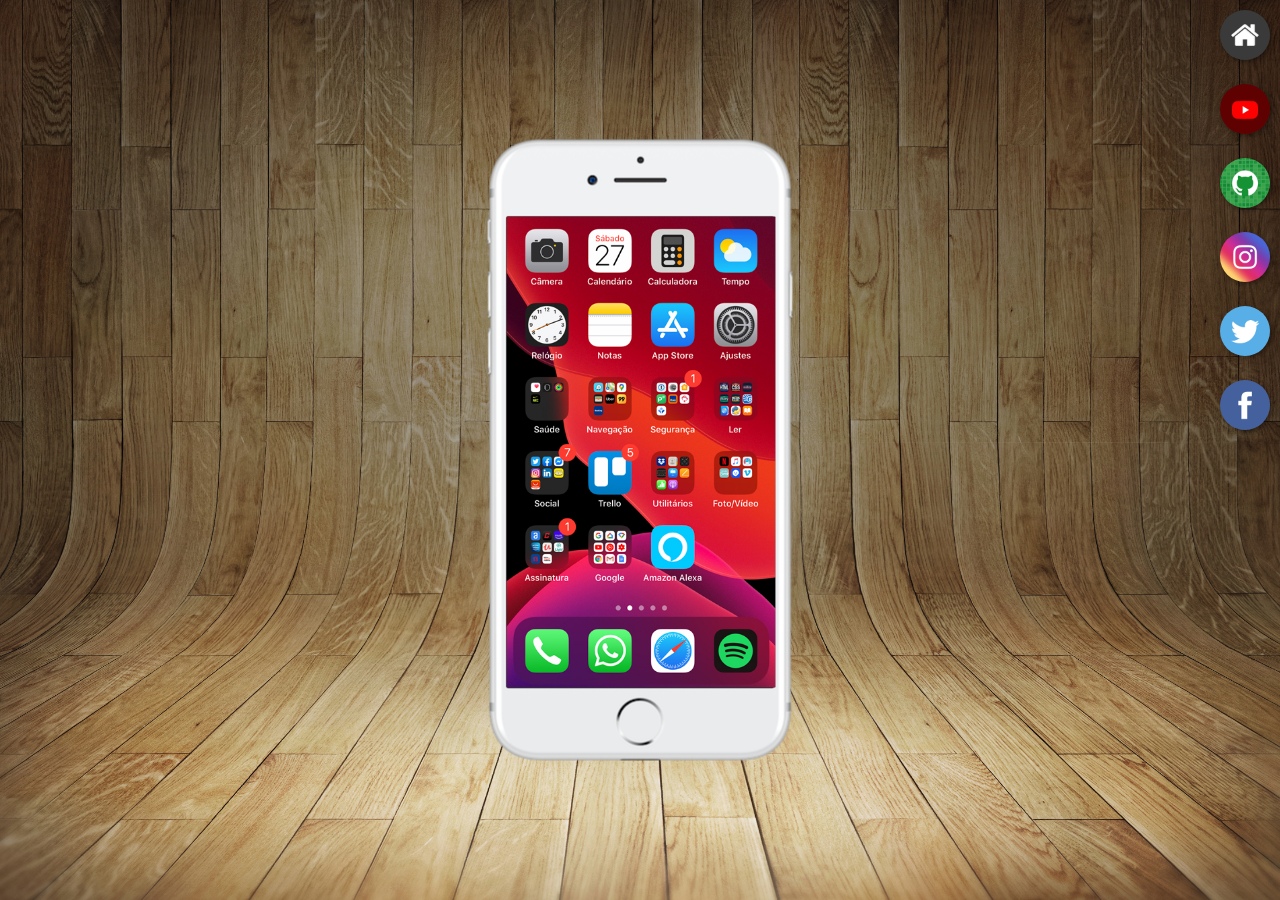
<file: index.html>
<!DOCTYPE html>
<html lang="pt-br">
<head>
    <meta charset="UTF-8">
    <meta name="viewport" content="width=device-width, initial-scale=1.0">
    <title>projeto redes sociais</title>
    <link rel="shortcut icon" href="favicon.ico" type="image/x-icon">
    <link rel="stylesheet" href="estilos/style.css">
</head>
<body>
    <main>
        <section id="telefone">
            <iframe src="home.html" name="tela" id="tela" frameborder="0"> Seu navegador não é compatível com isso.</iframe>
                
        </section>
        <section id="redes-sociais">
            <a href="home.html" target="tela"><img src="imagens/logo-home.jpg"></a> <br>
            <a href="youtube.html" target="tela"><img src="imagens/logo-youtube.jpg"></a> <br>
            <a href="github.html" target="tela"><img src="imagens/logo-github.jpg"></a> <br>
            <a href="instagram.html" target="tela"><img src="imagens/logo-instagram.jpg"></a> <br>
            <a href="twitter.html" target="tela"><img src="imagens/logo-twitter.jpg"></a> <br>
            <a href="facebook.html" target="tela"><img src="imagens/logo-facebook.jpg"></a> <br>
        </section>
    </main>
</body>
</html>
</file>
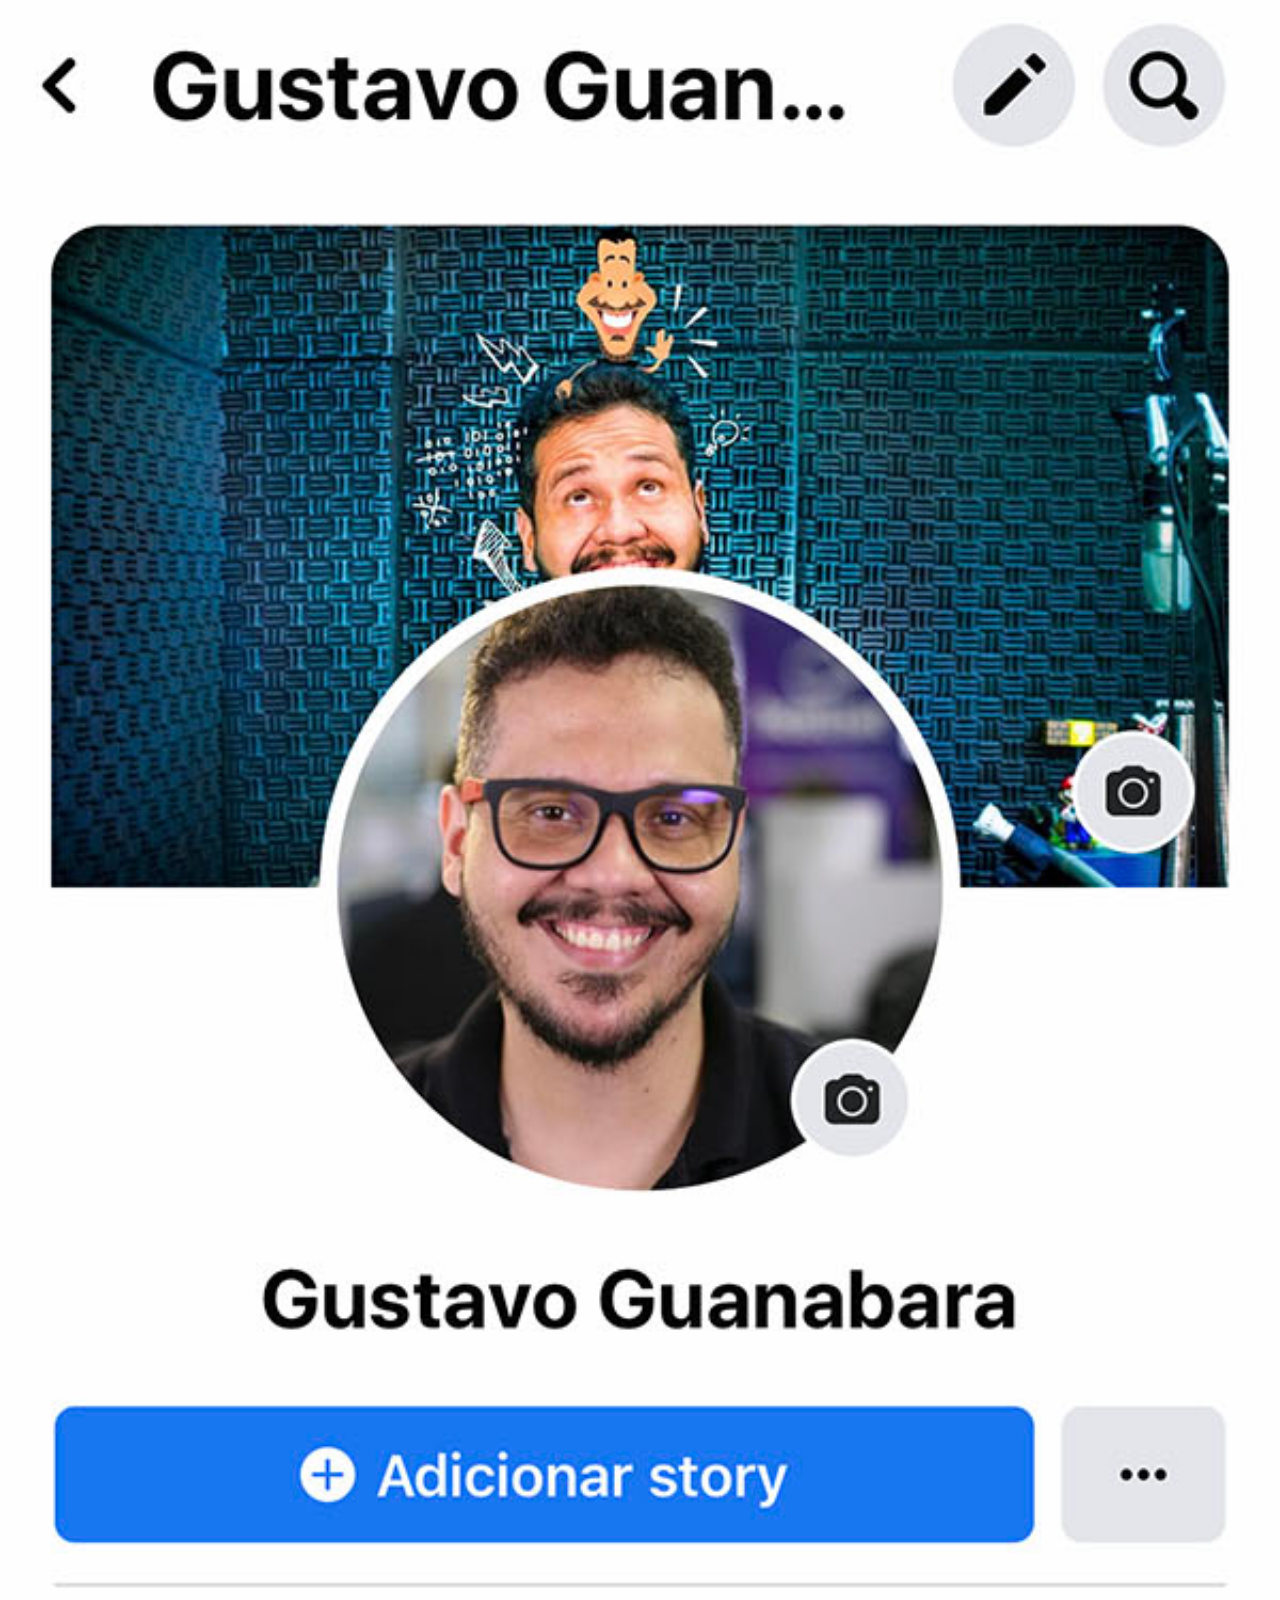
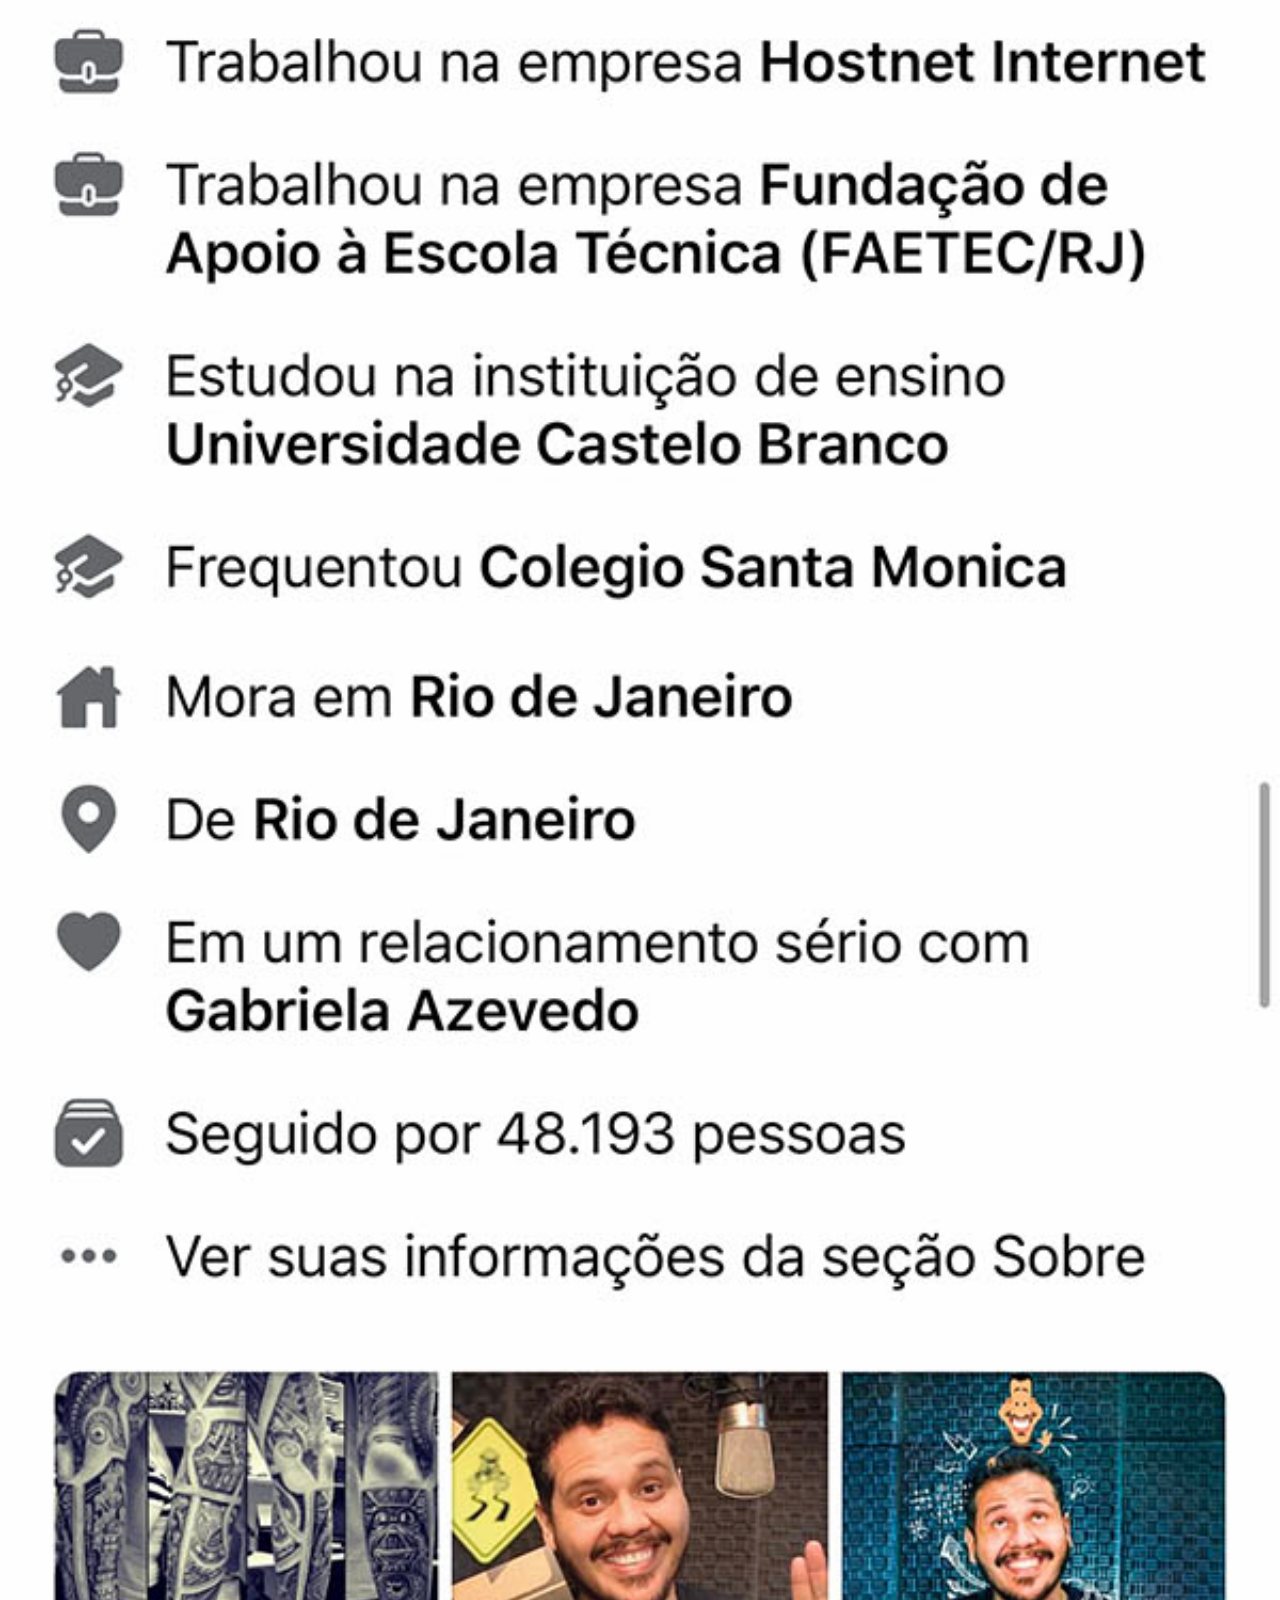
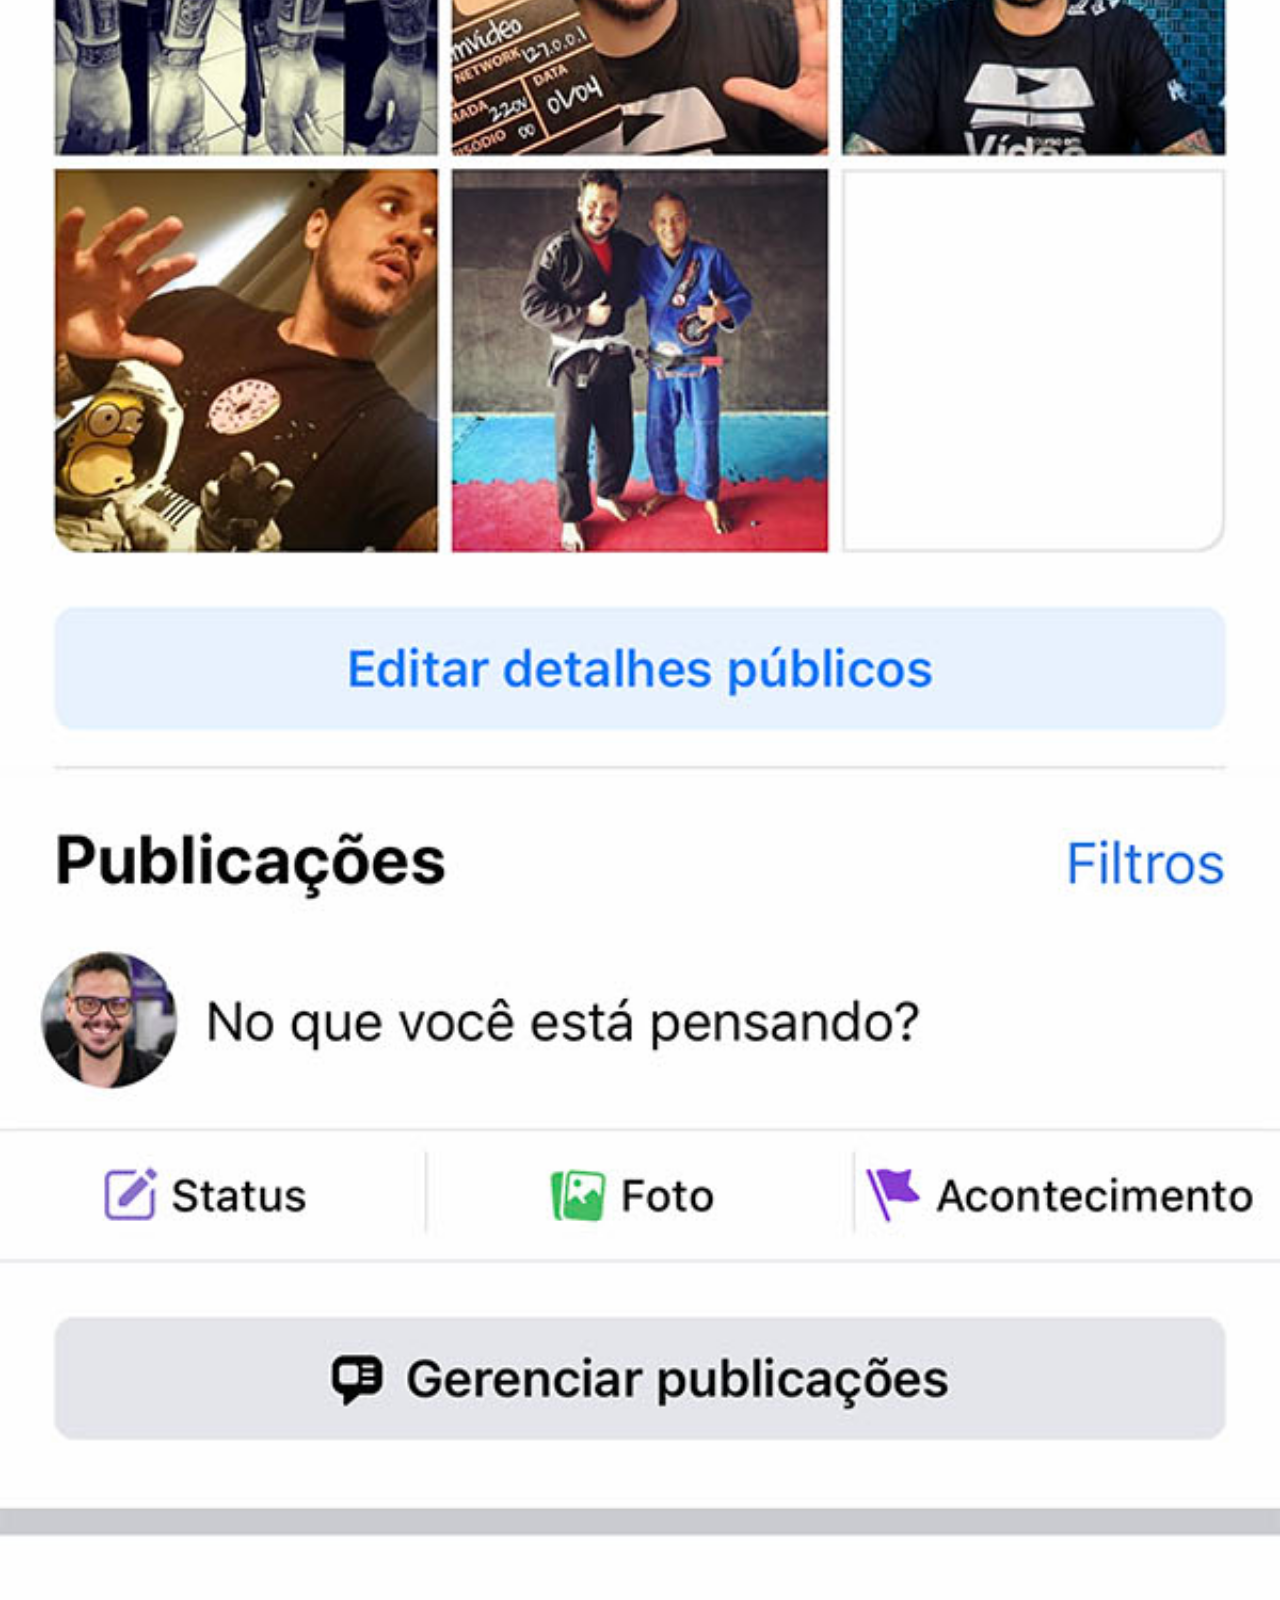
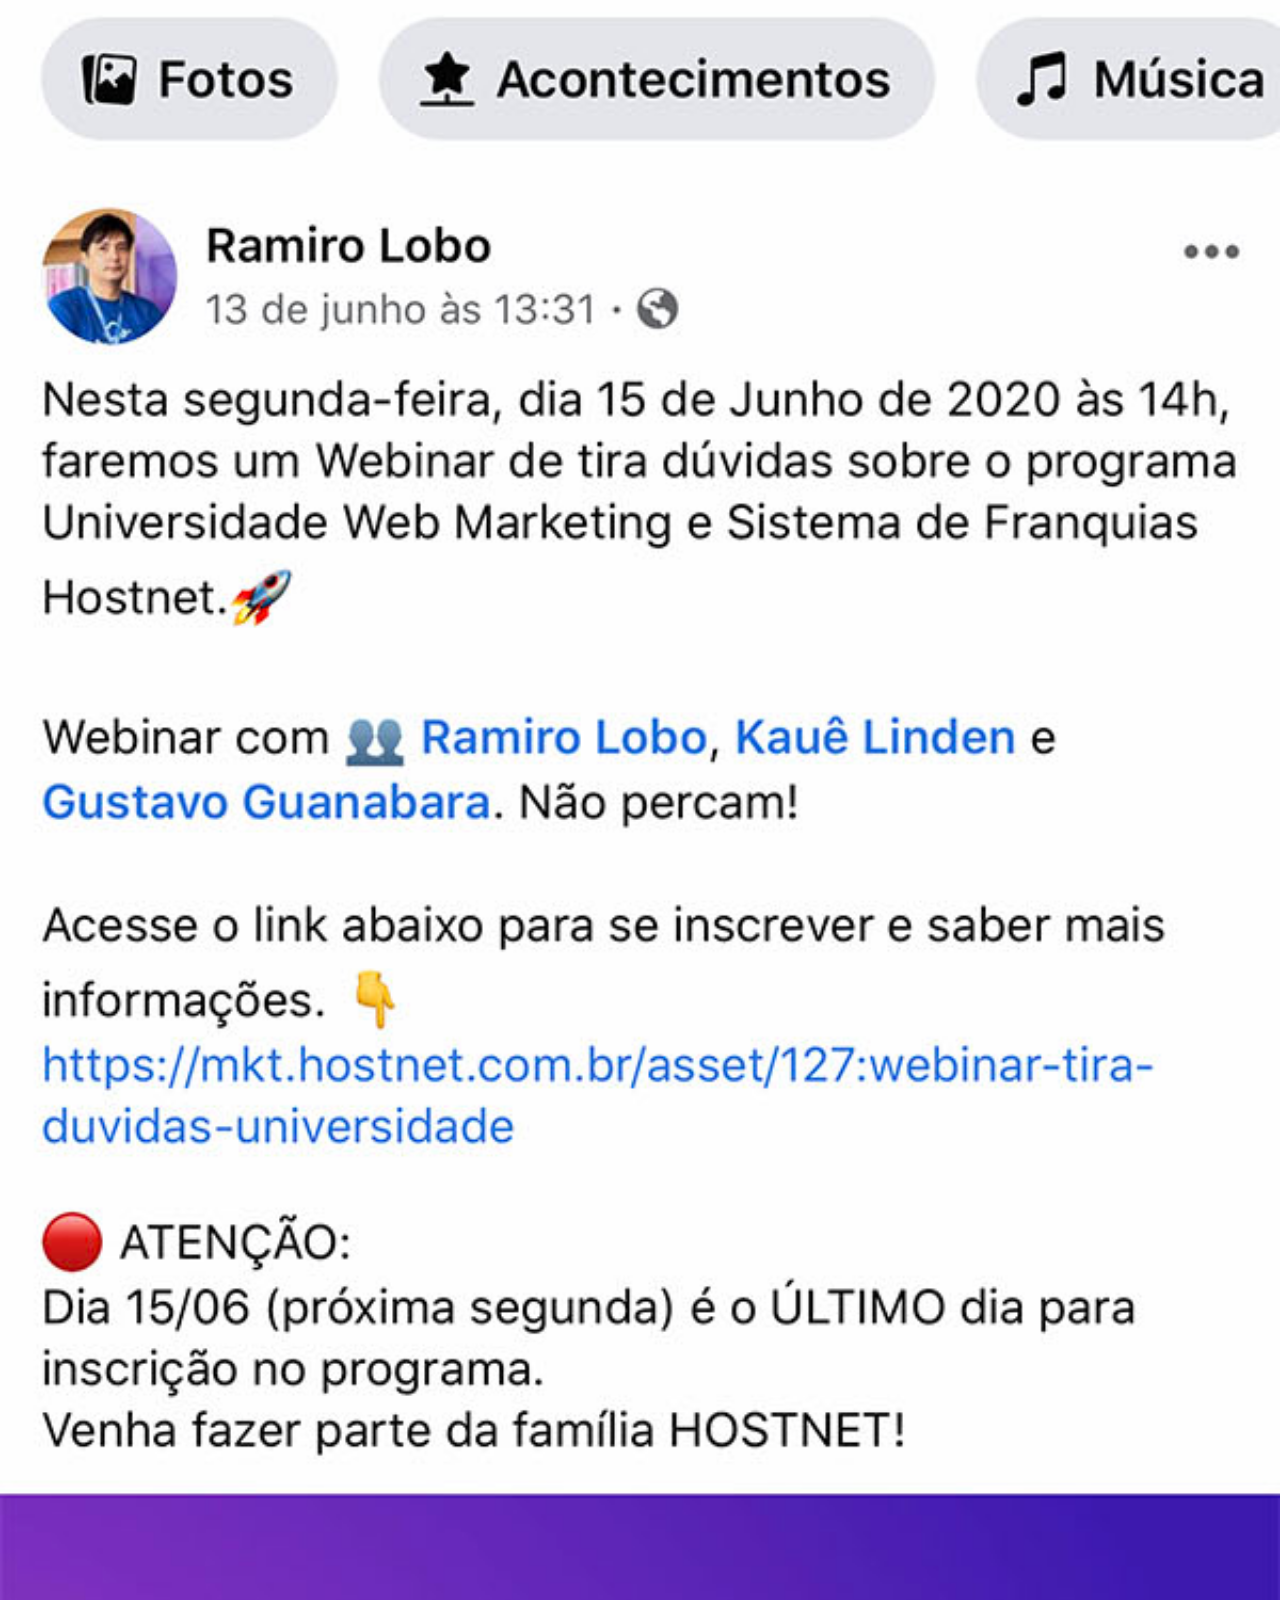
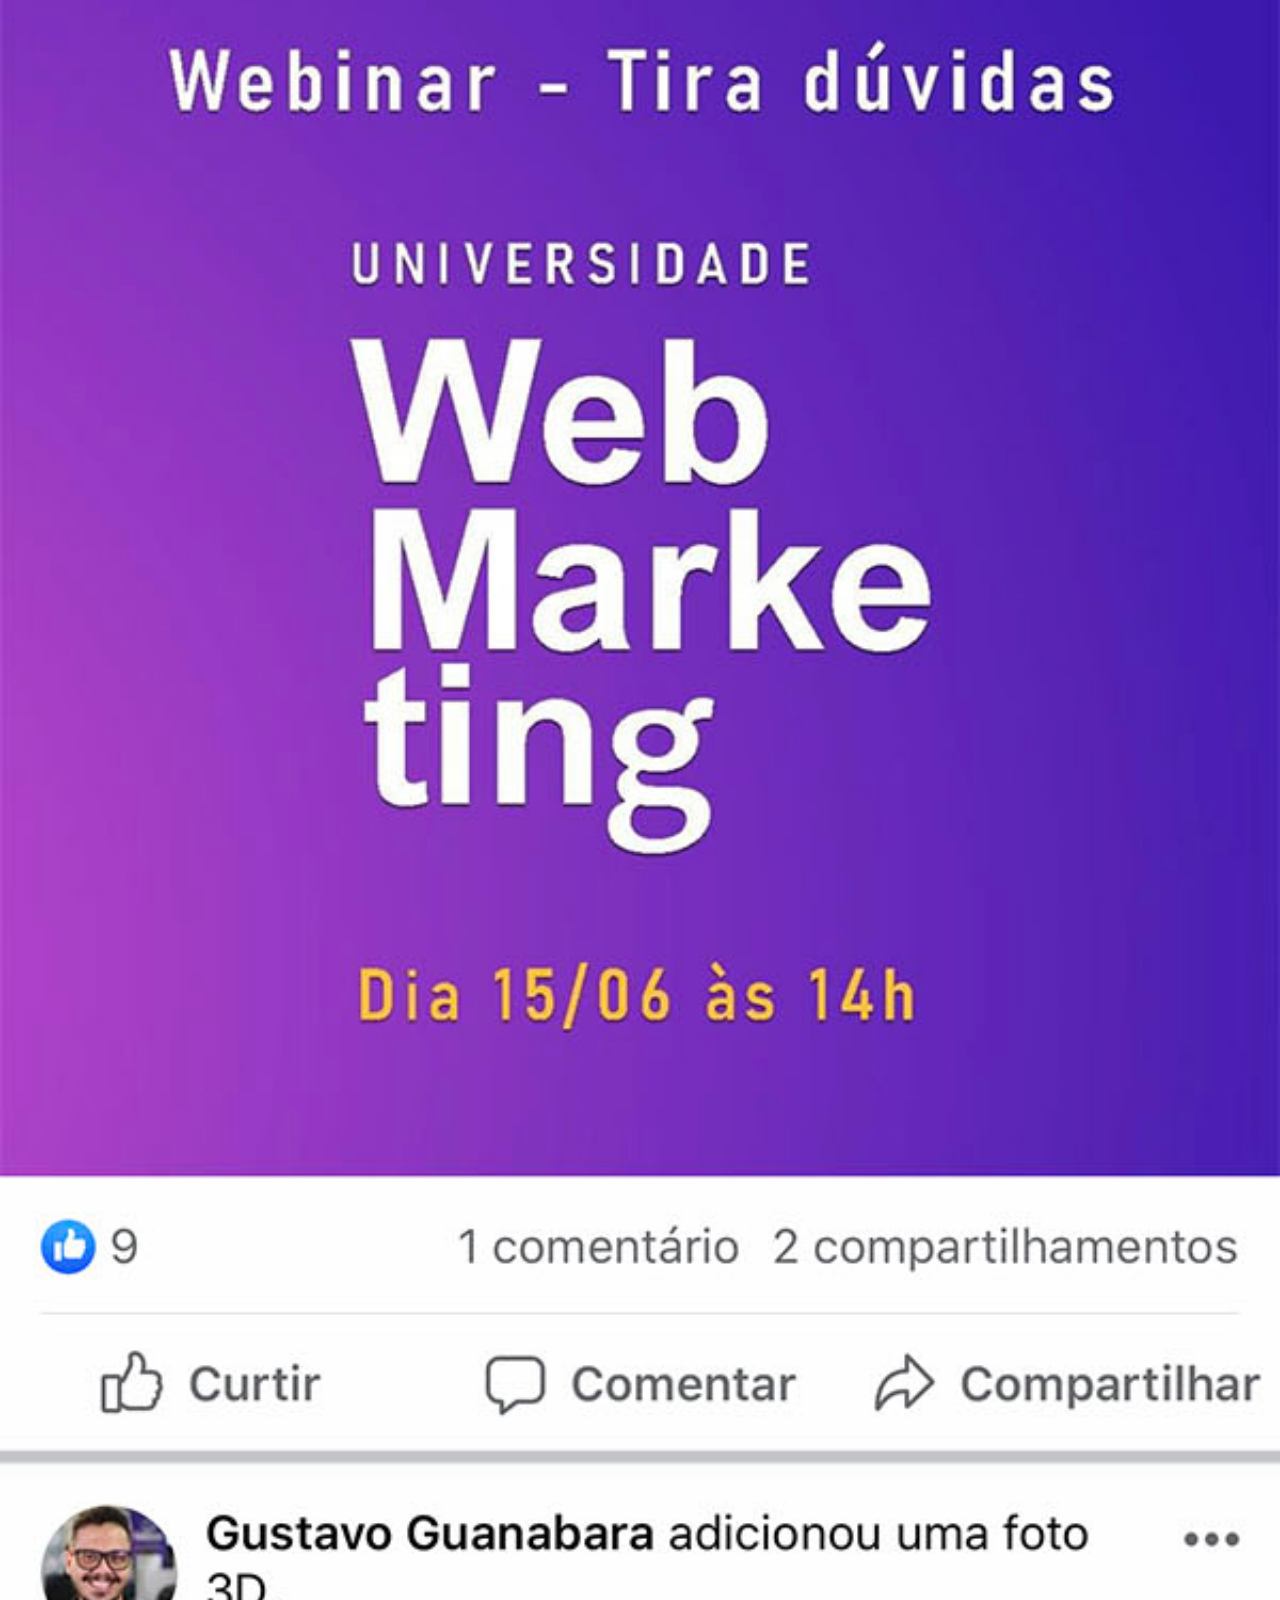
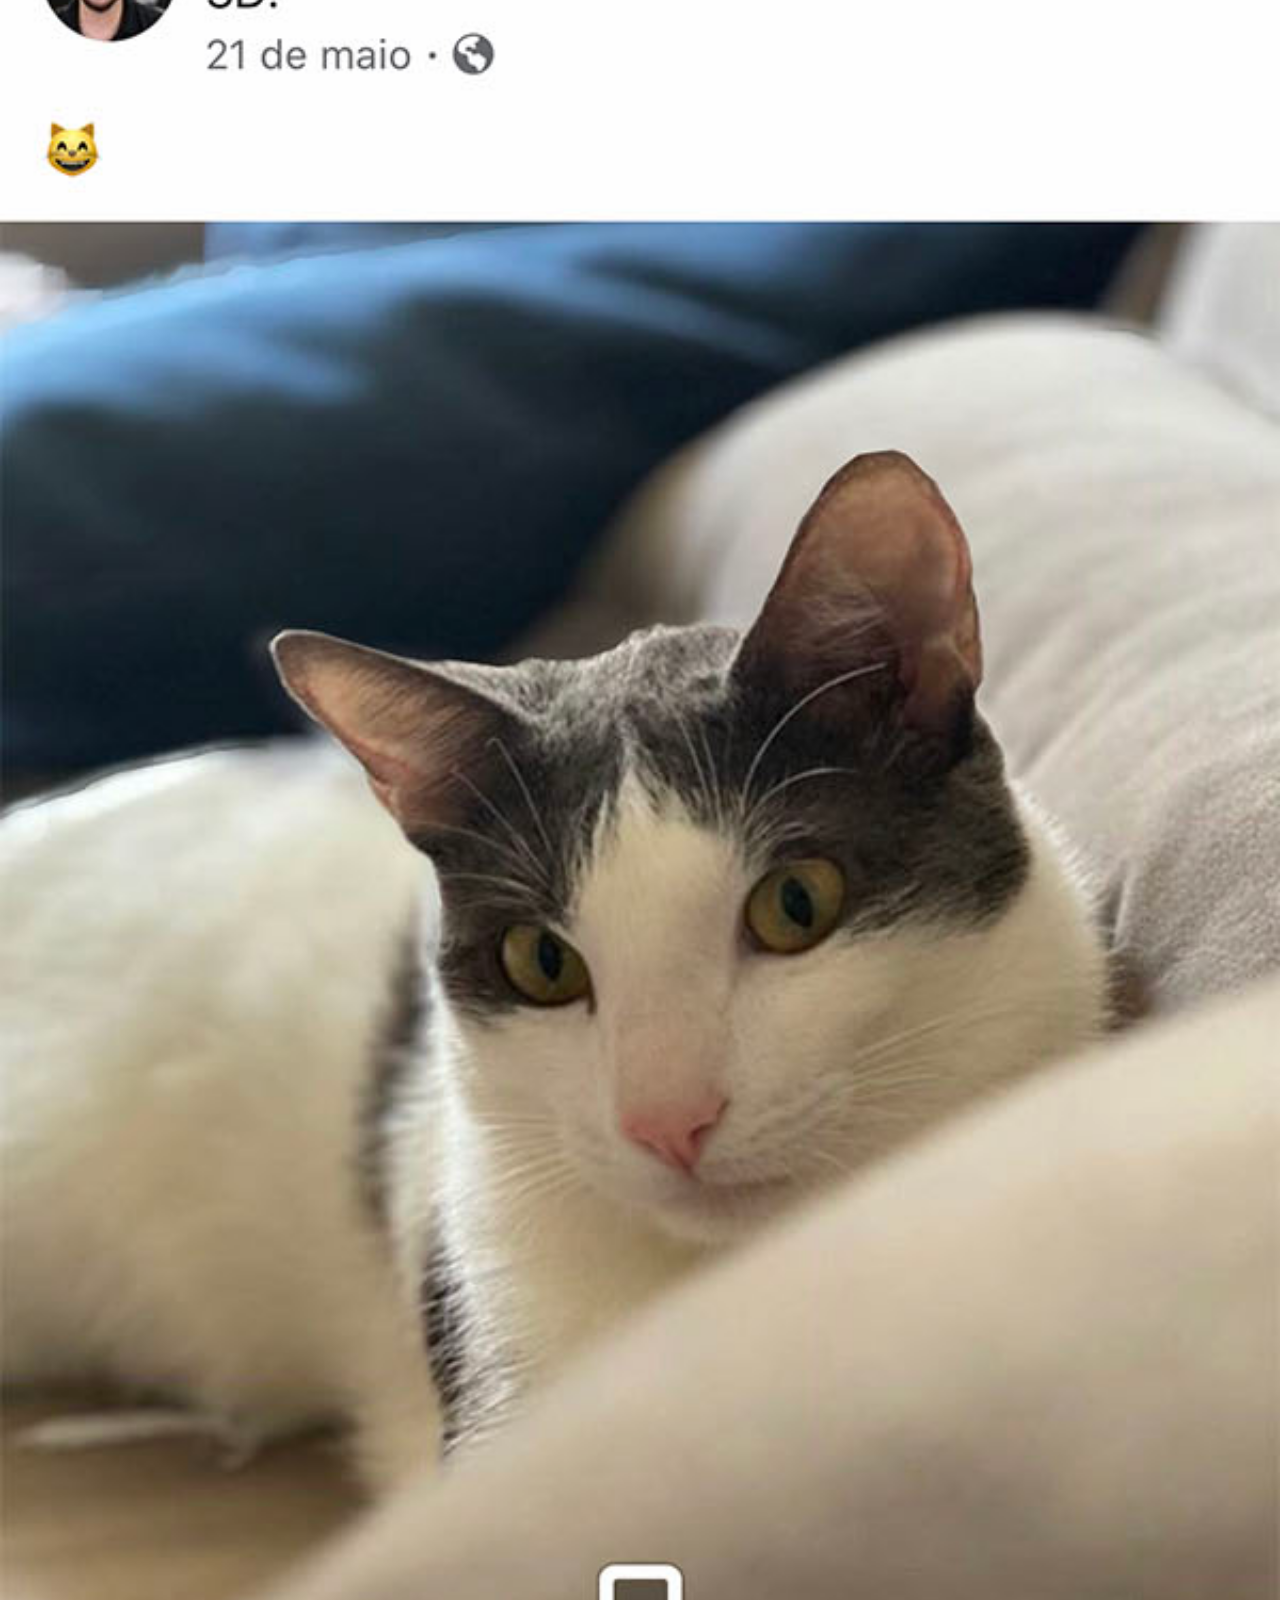
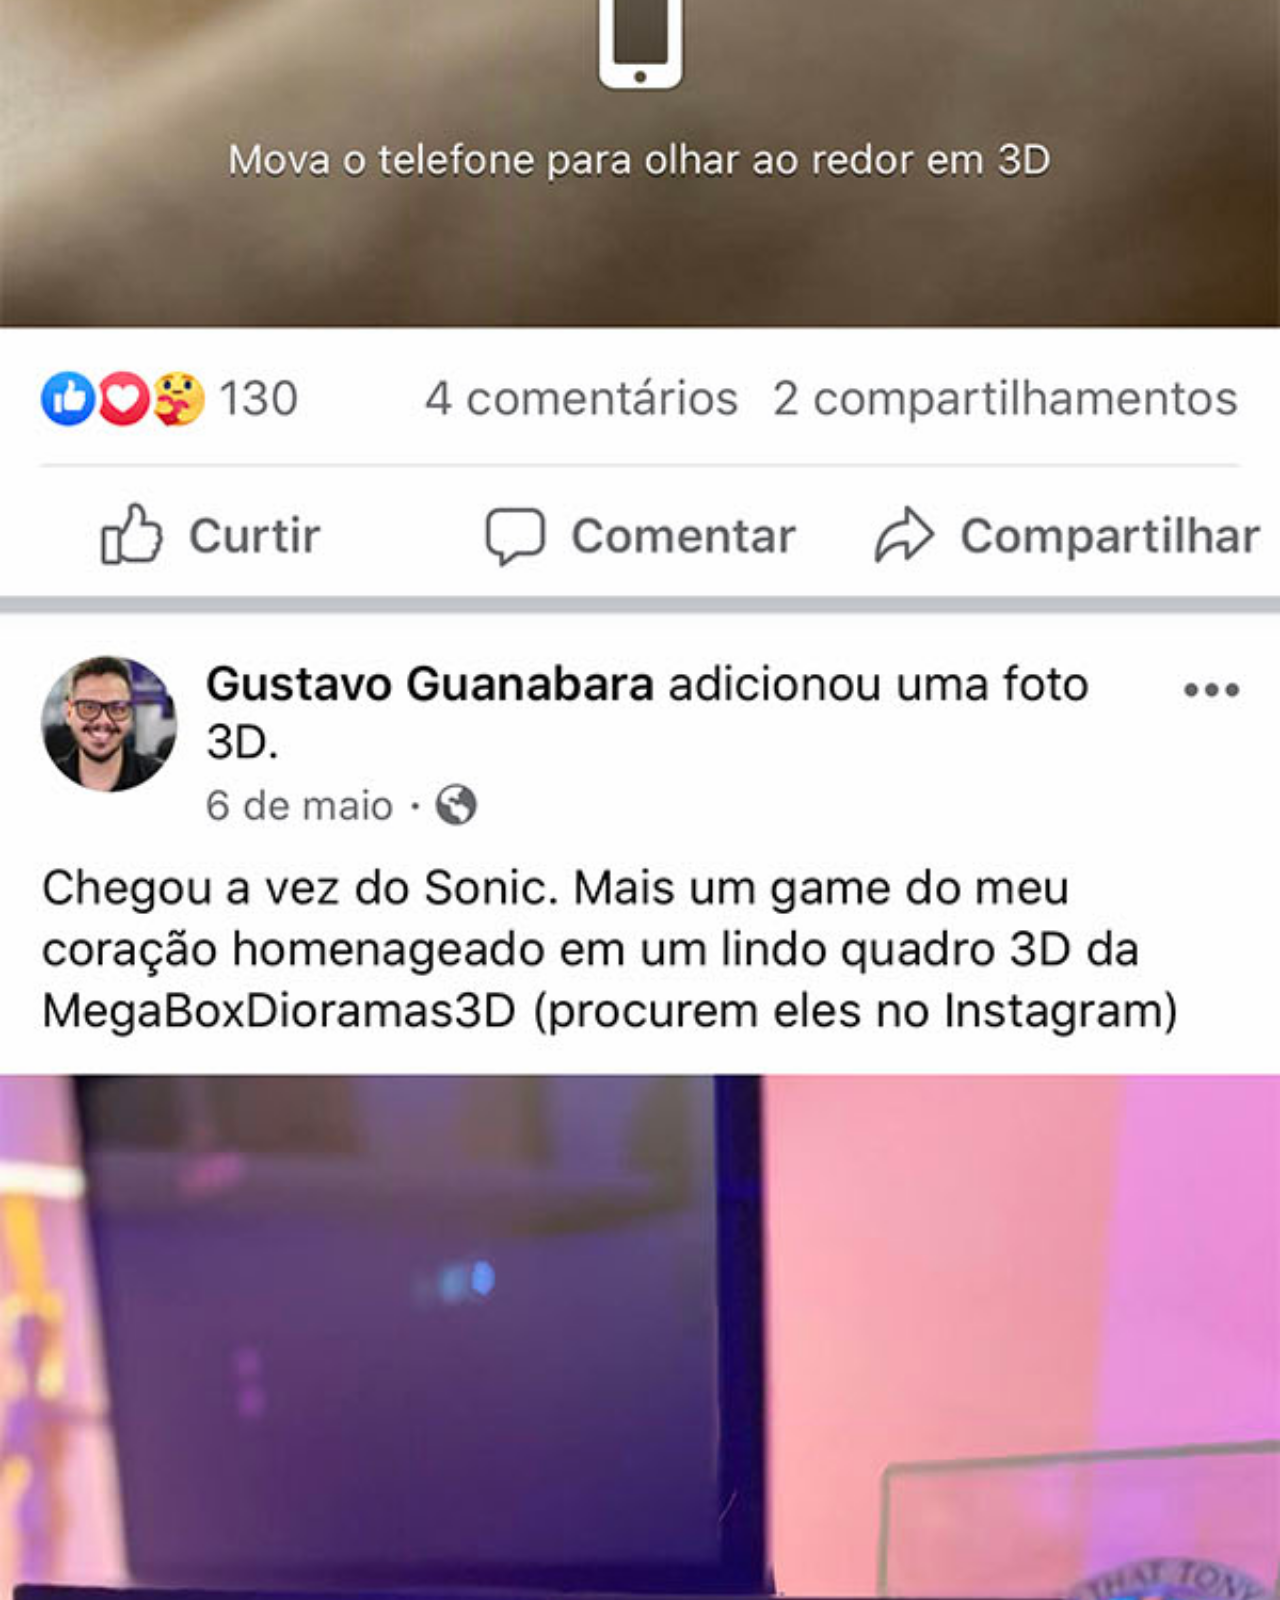
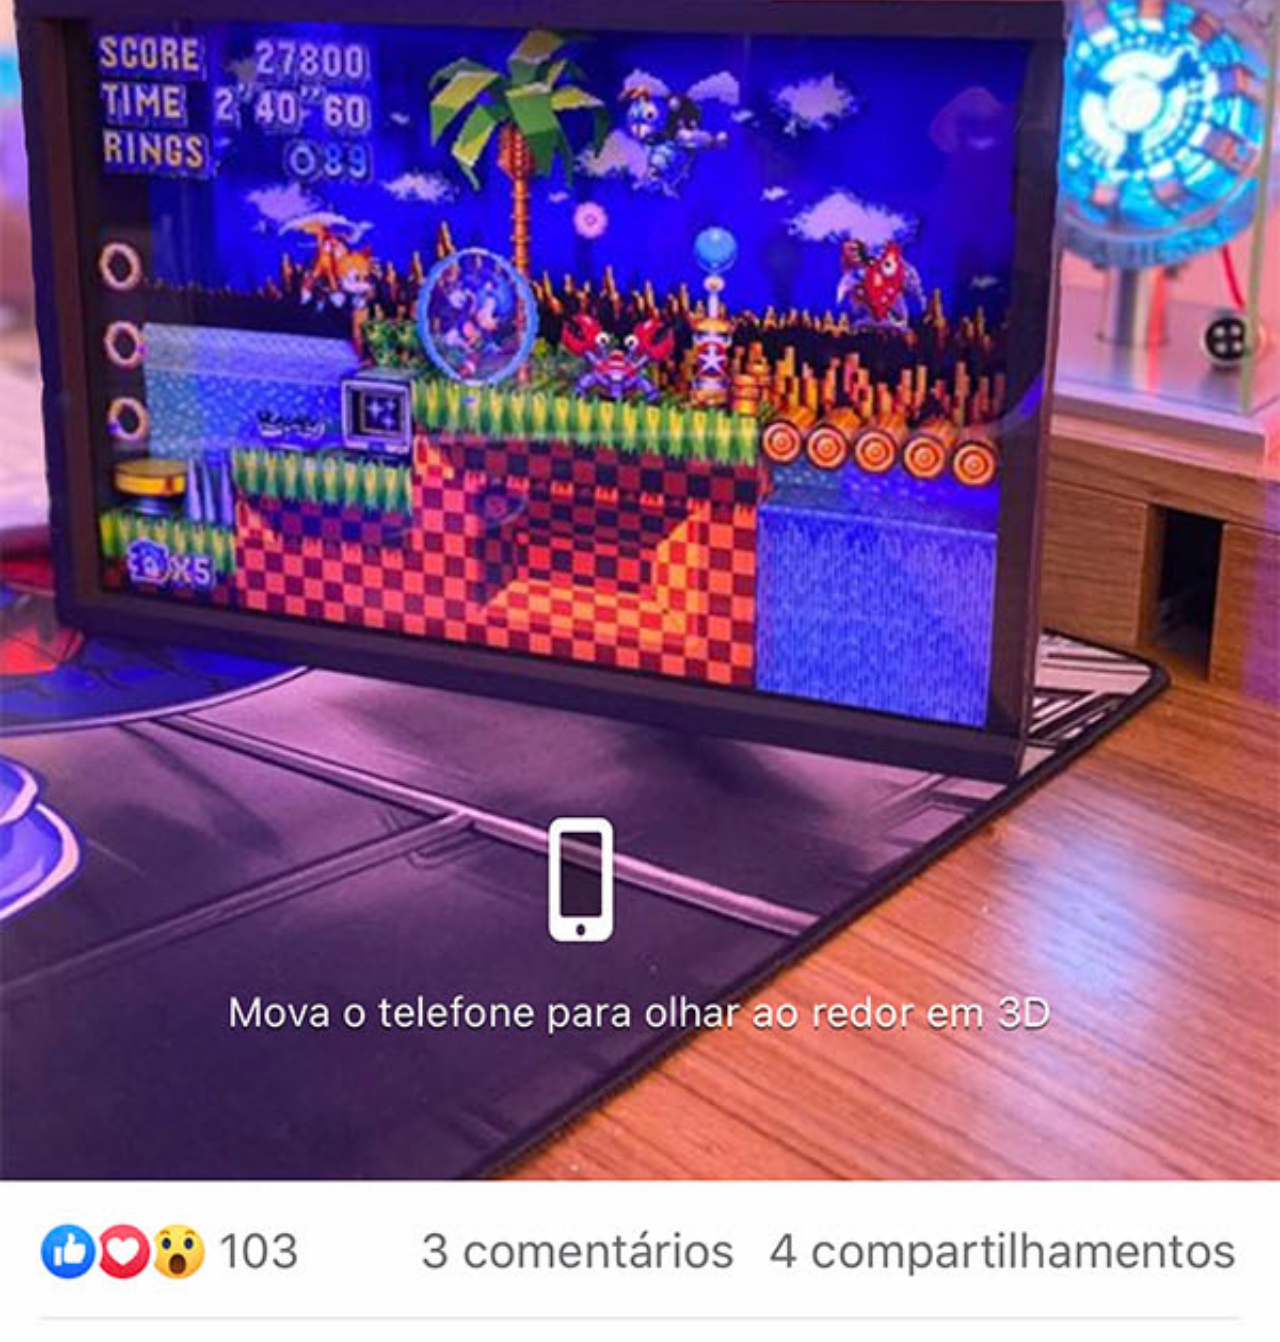
<file: facebook.html>
<!DOCTYPE html>
<html lang="pt-br">
<head>
    <meta charset="UTF-8">
    <meta name="viewport" content="width=device-width, initial-scale=1.0">
    <title>Facebook</title>
    <link rel="stylesheet" href="estilos/social.css">
</head>
<body>
    <img src="imagens/tela-facebook.jpg" alt="Facebook">
</body>
</html>
</file>
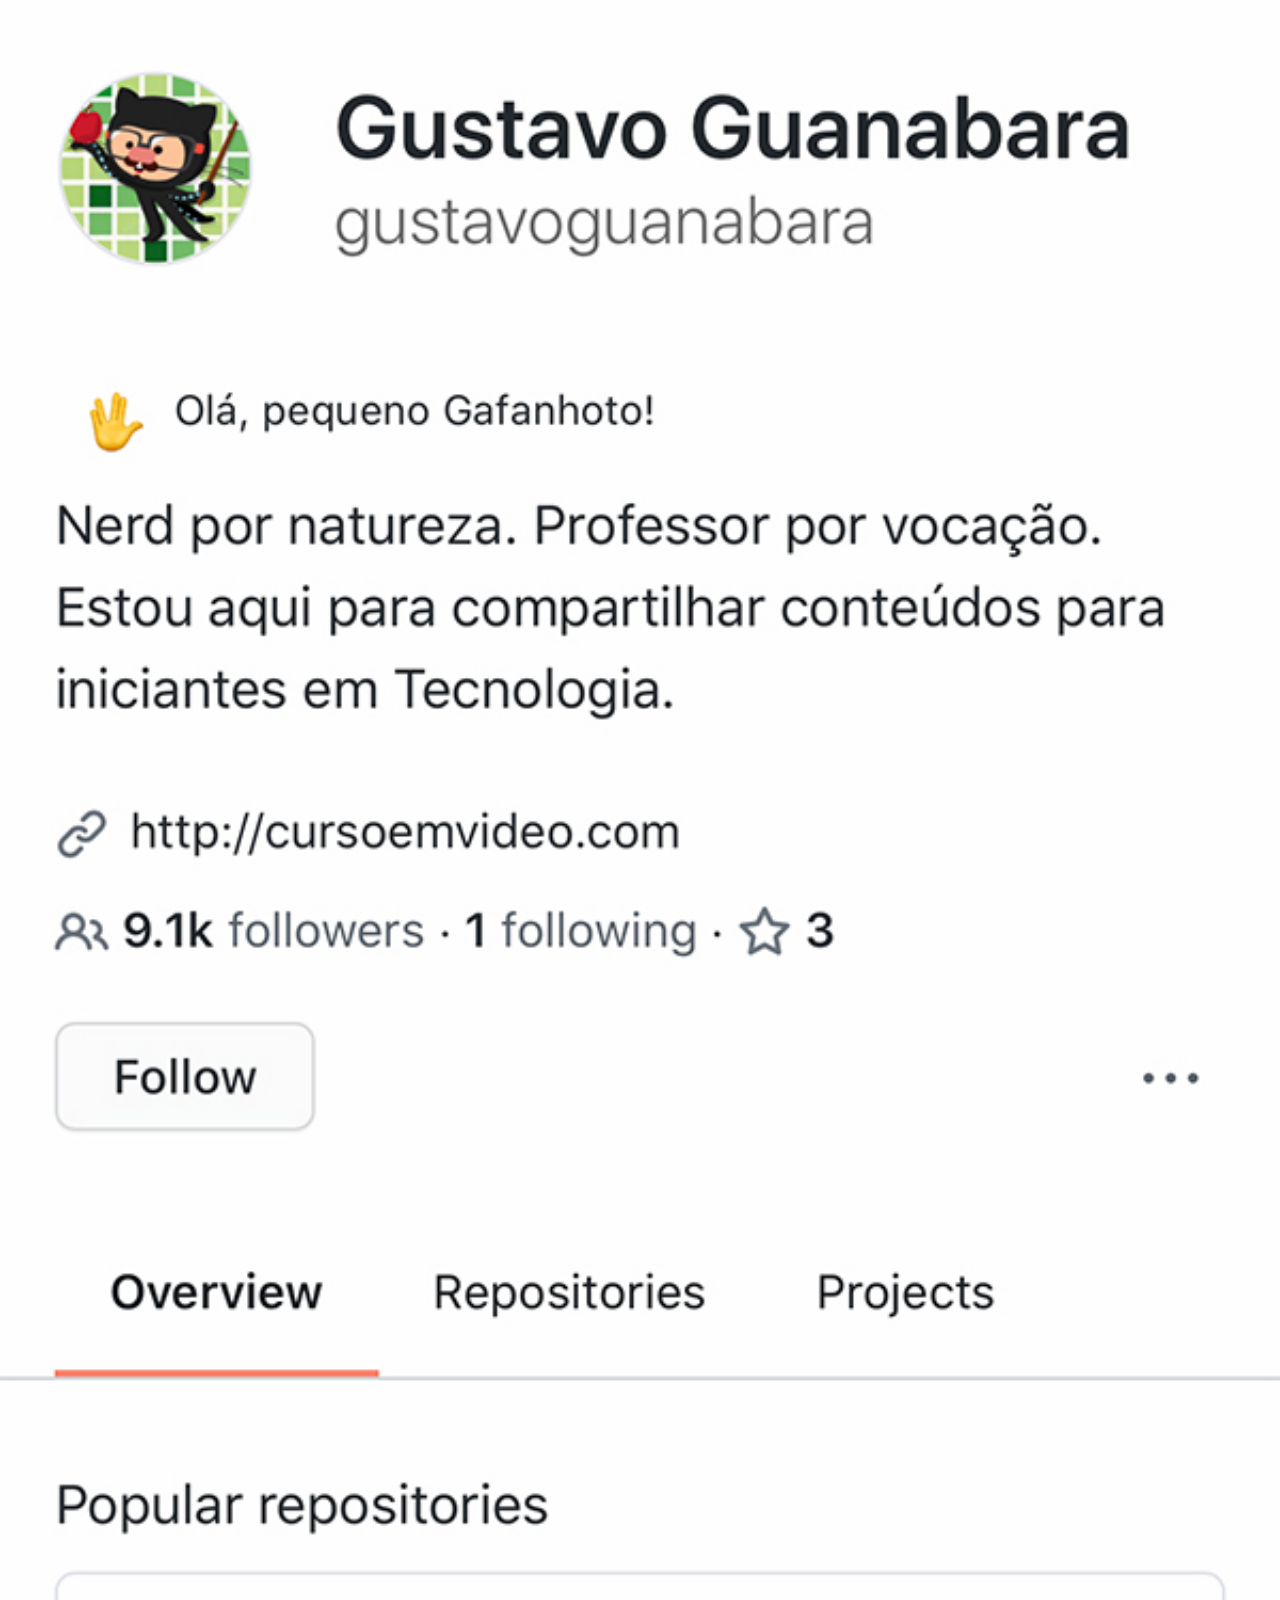
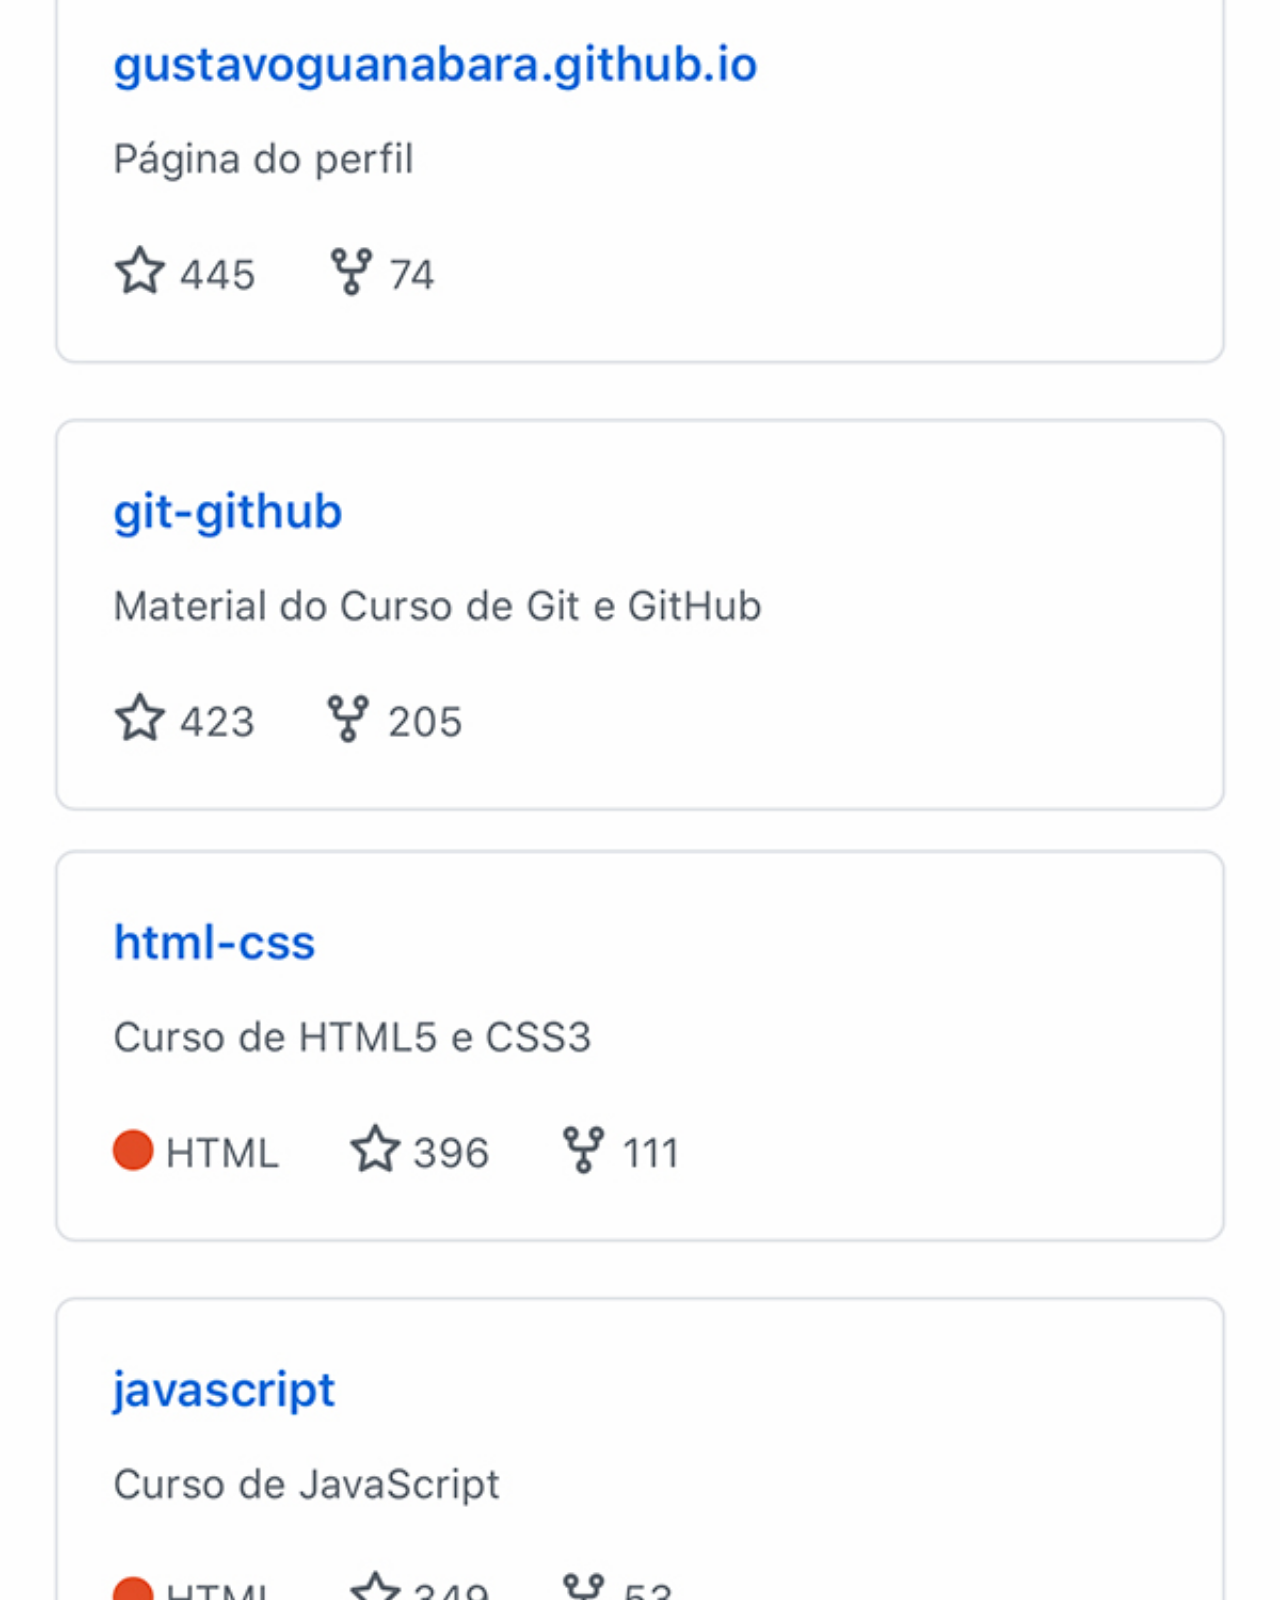
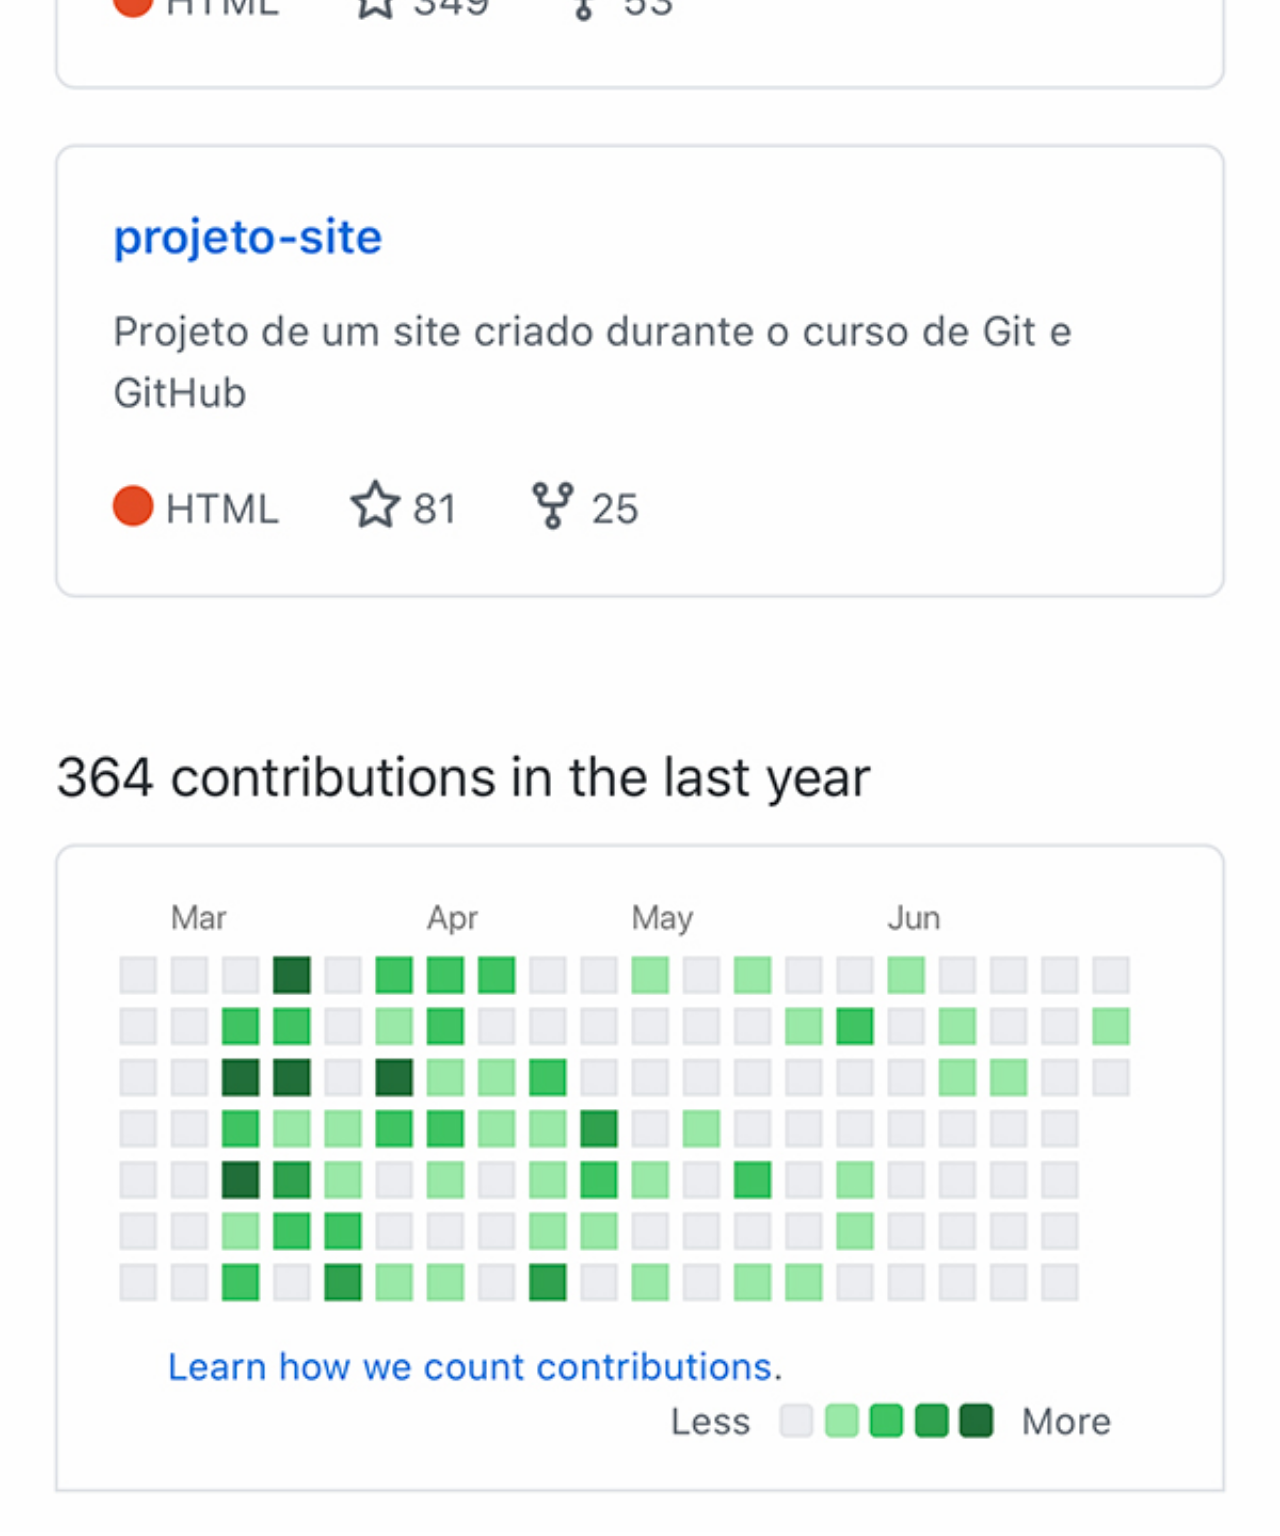
<file: github.html>
<!DOCTYPE html>
<html lang="pt-br">
<head>
    <meta charset="UTF-8">
    <meta name="viewport" content="width=device-width, initial-scale=1.0">
    <title>GitHub</title>
    <link rel="stylesheet" href="estilos/social.css">
</head>
<body>
    <img src="imagens/tela-github.jpg" alt="GitHub">
</body>
</html>
</file>
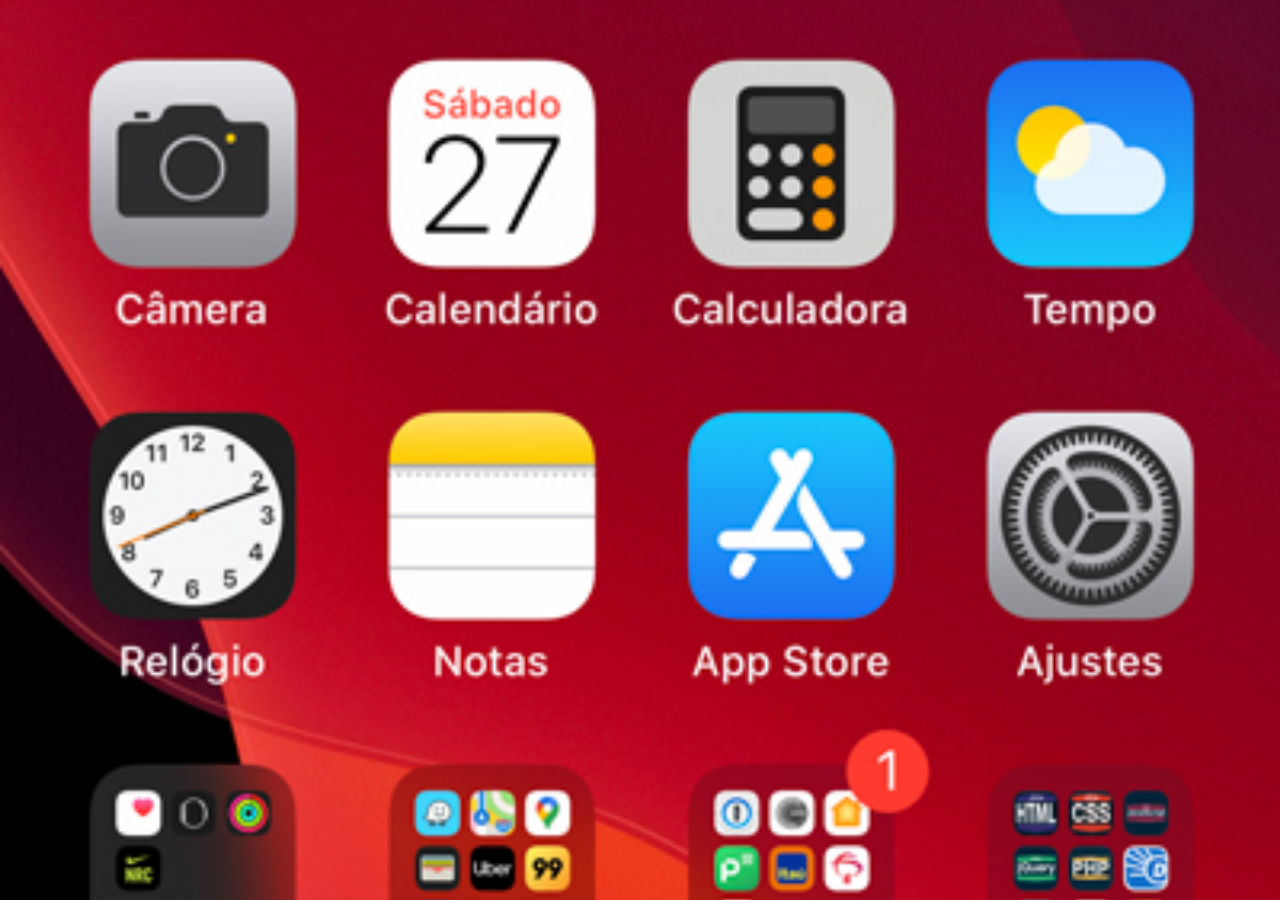
<file: home.html>
<!DOCTYPE html>
<html lang="pt-br">
<head>
    <meta charset="UTF-8">
    <meta name="viewport" content="width=device-width, initial-scale=1.0">
    <title>home</title>
</head>
<body>
    <style>
        * {
            margin: 0px;
            padding: 0px;
        }

        body {
            width: 100vw;
            height: 100vh;
            background: black url('imagens/tela-home.jpg') no-repeat top center;
            background-size: cover;
            
        }





        
    </style>
</body>
</html>
</file>
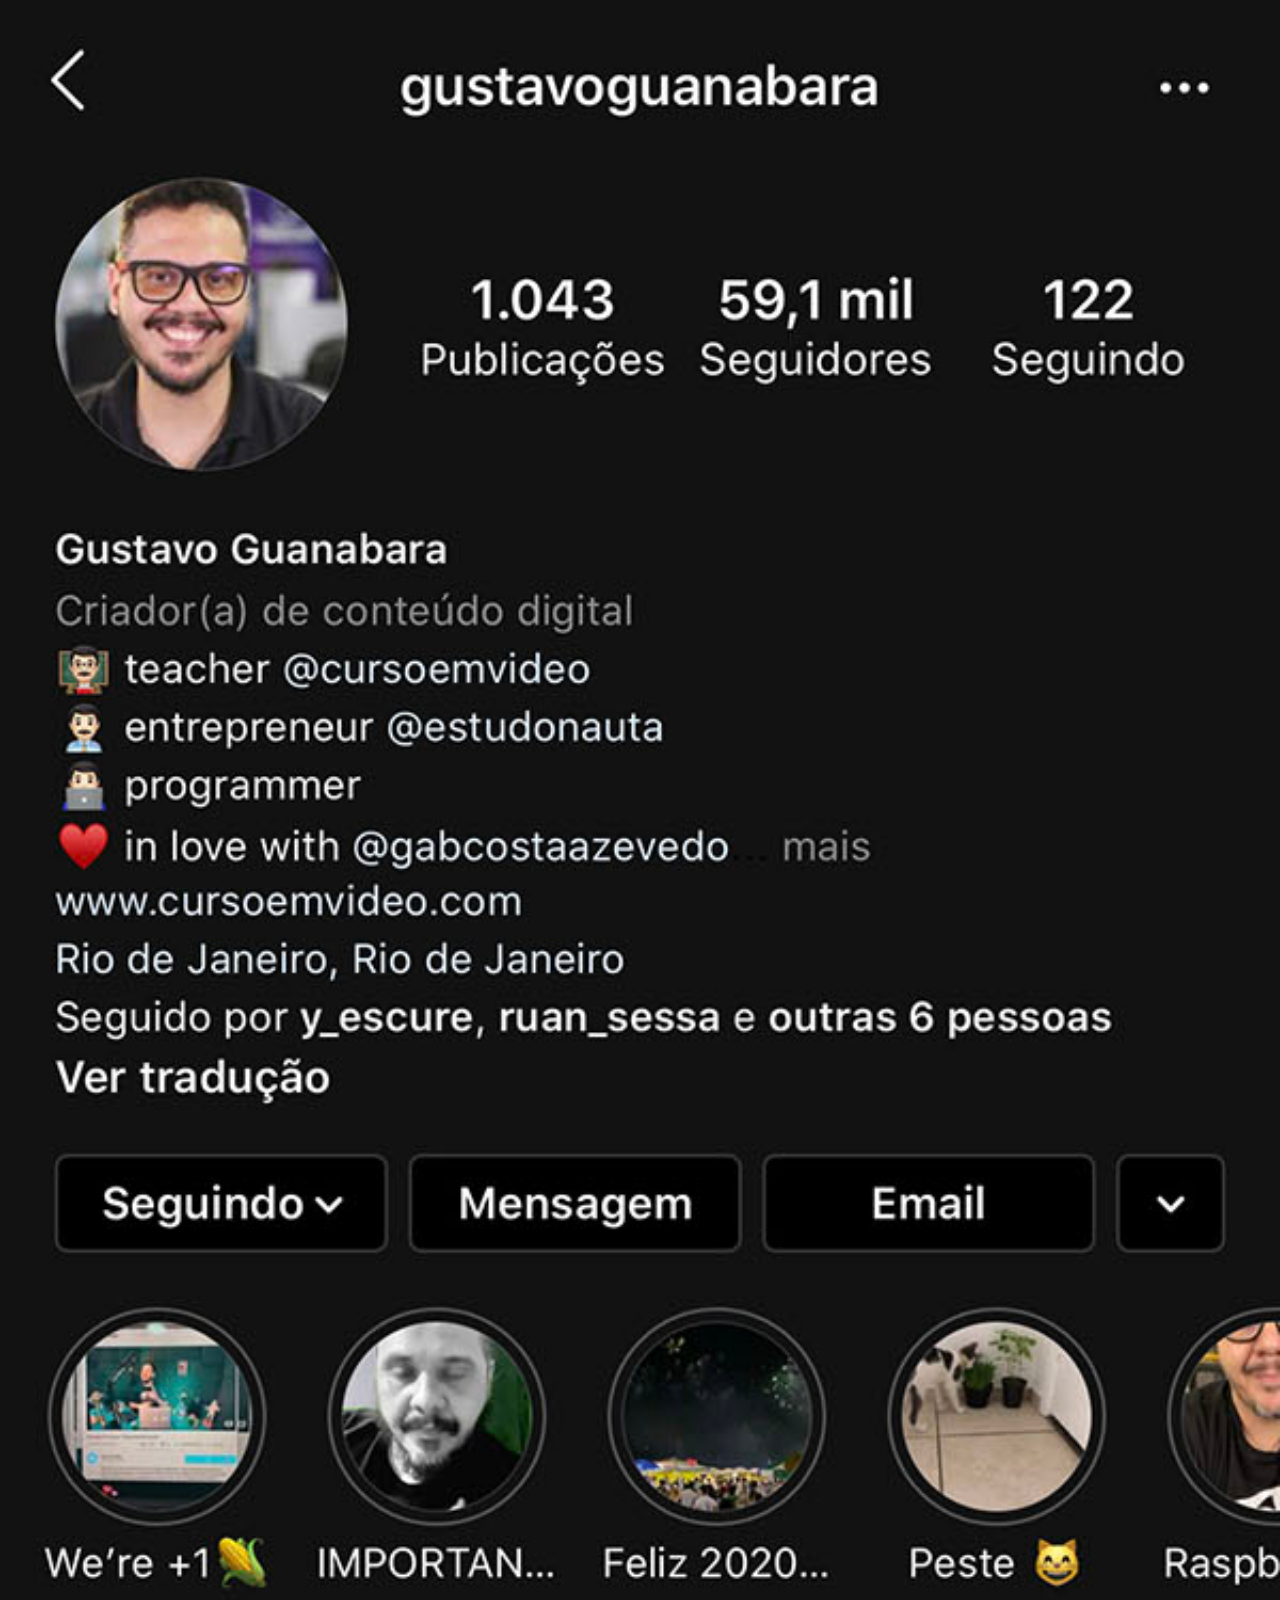
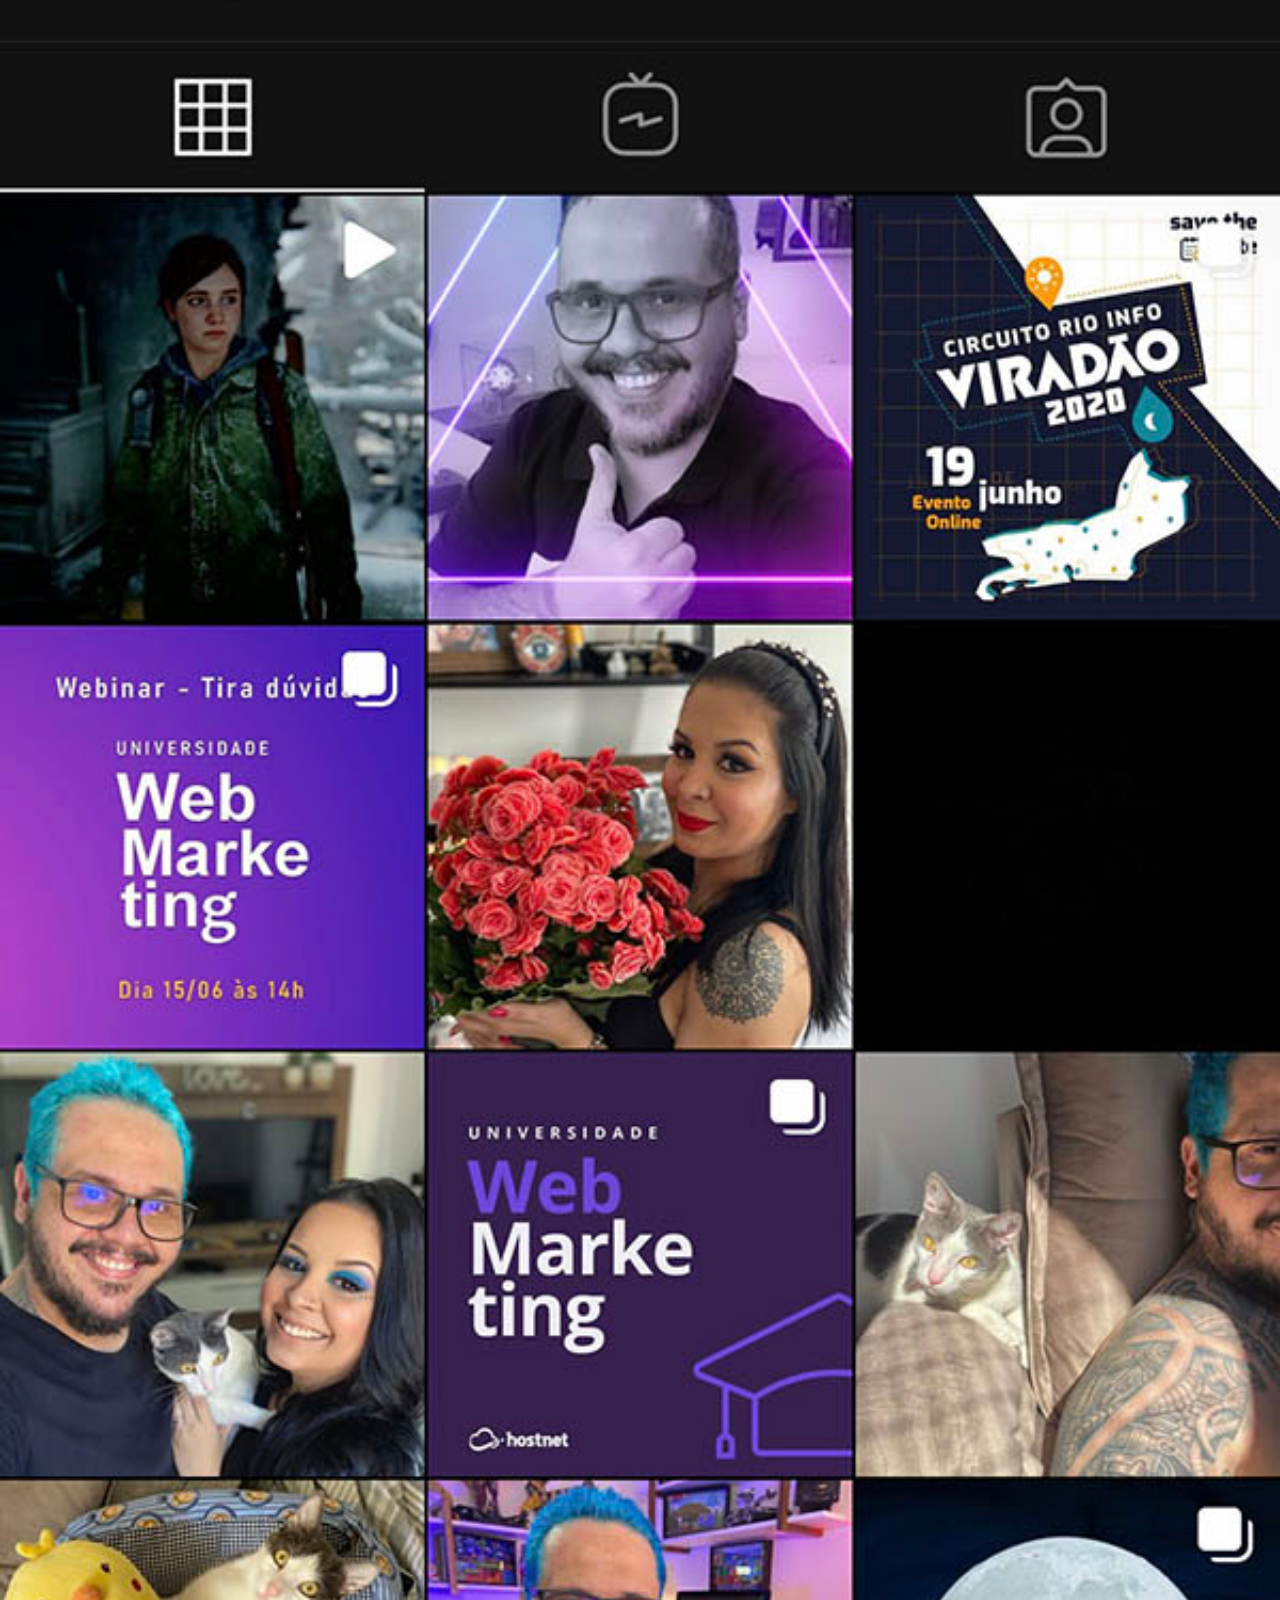
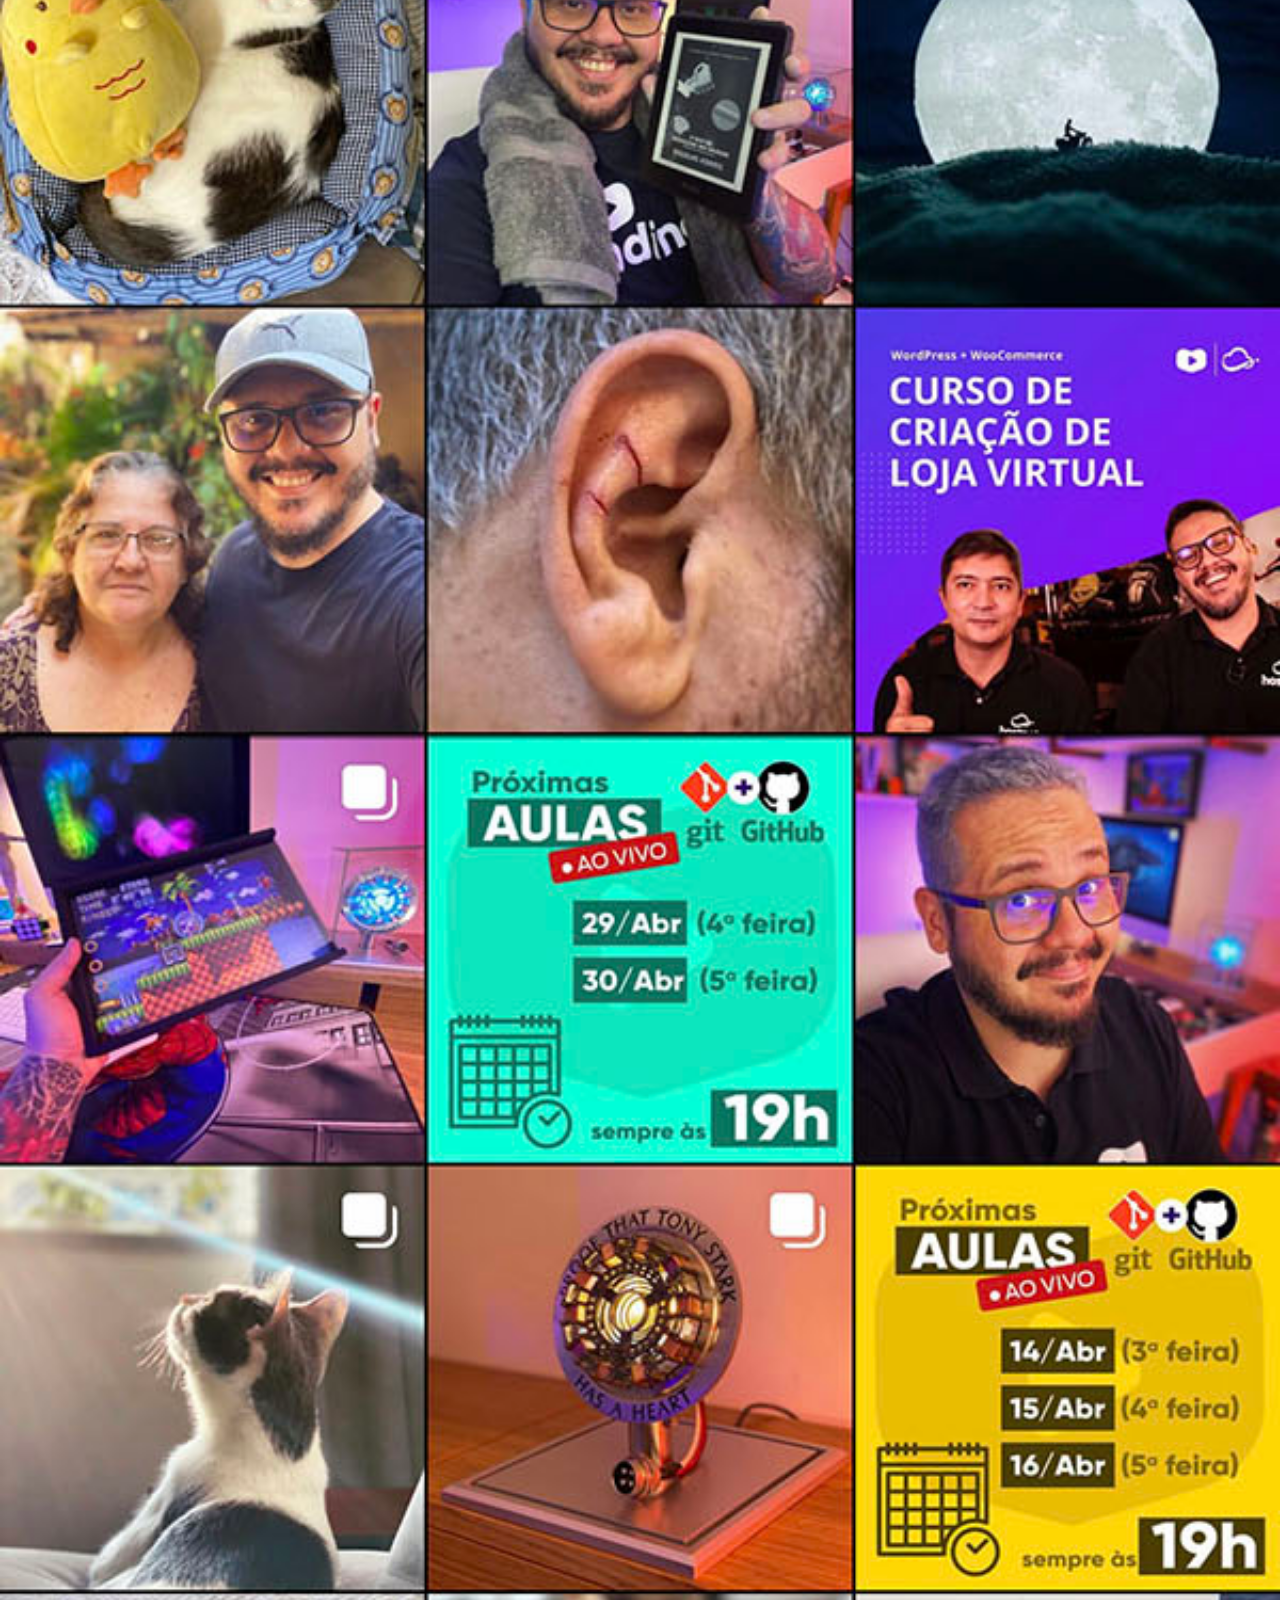
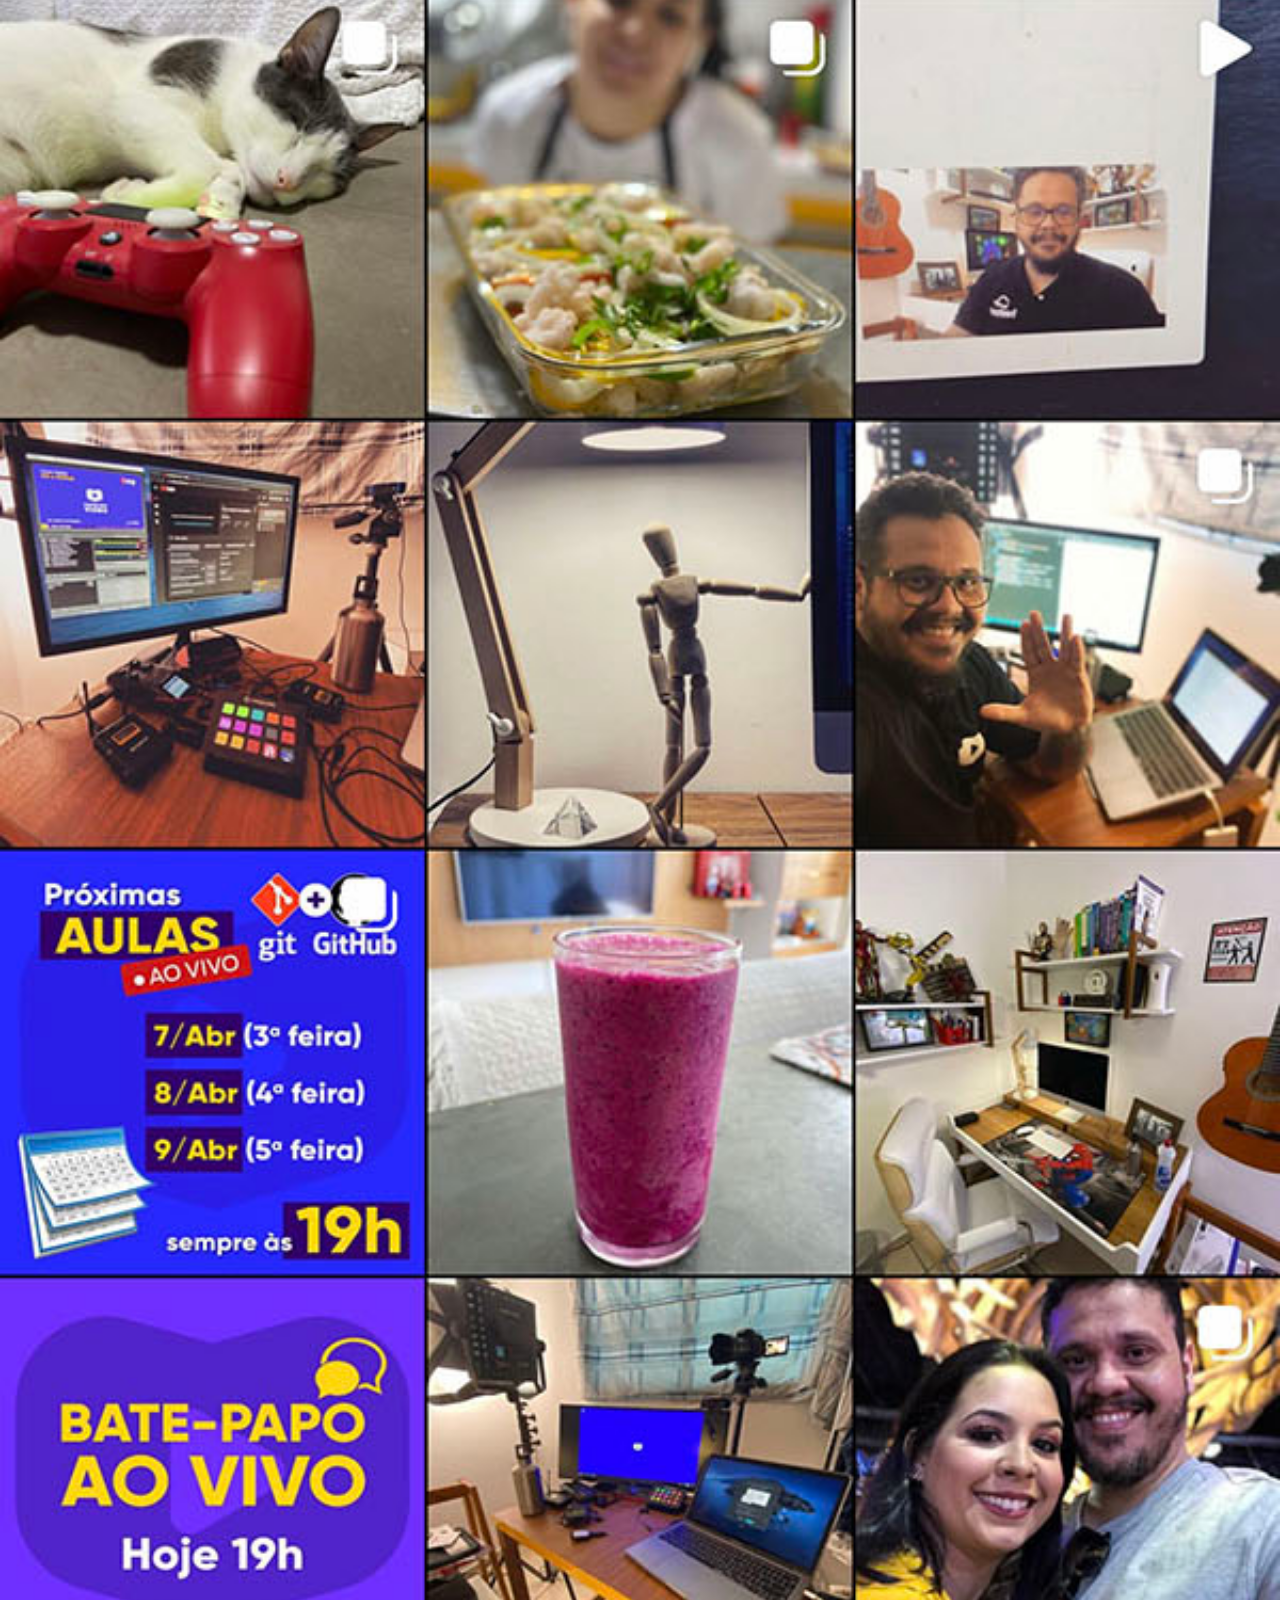
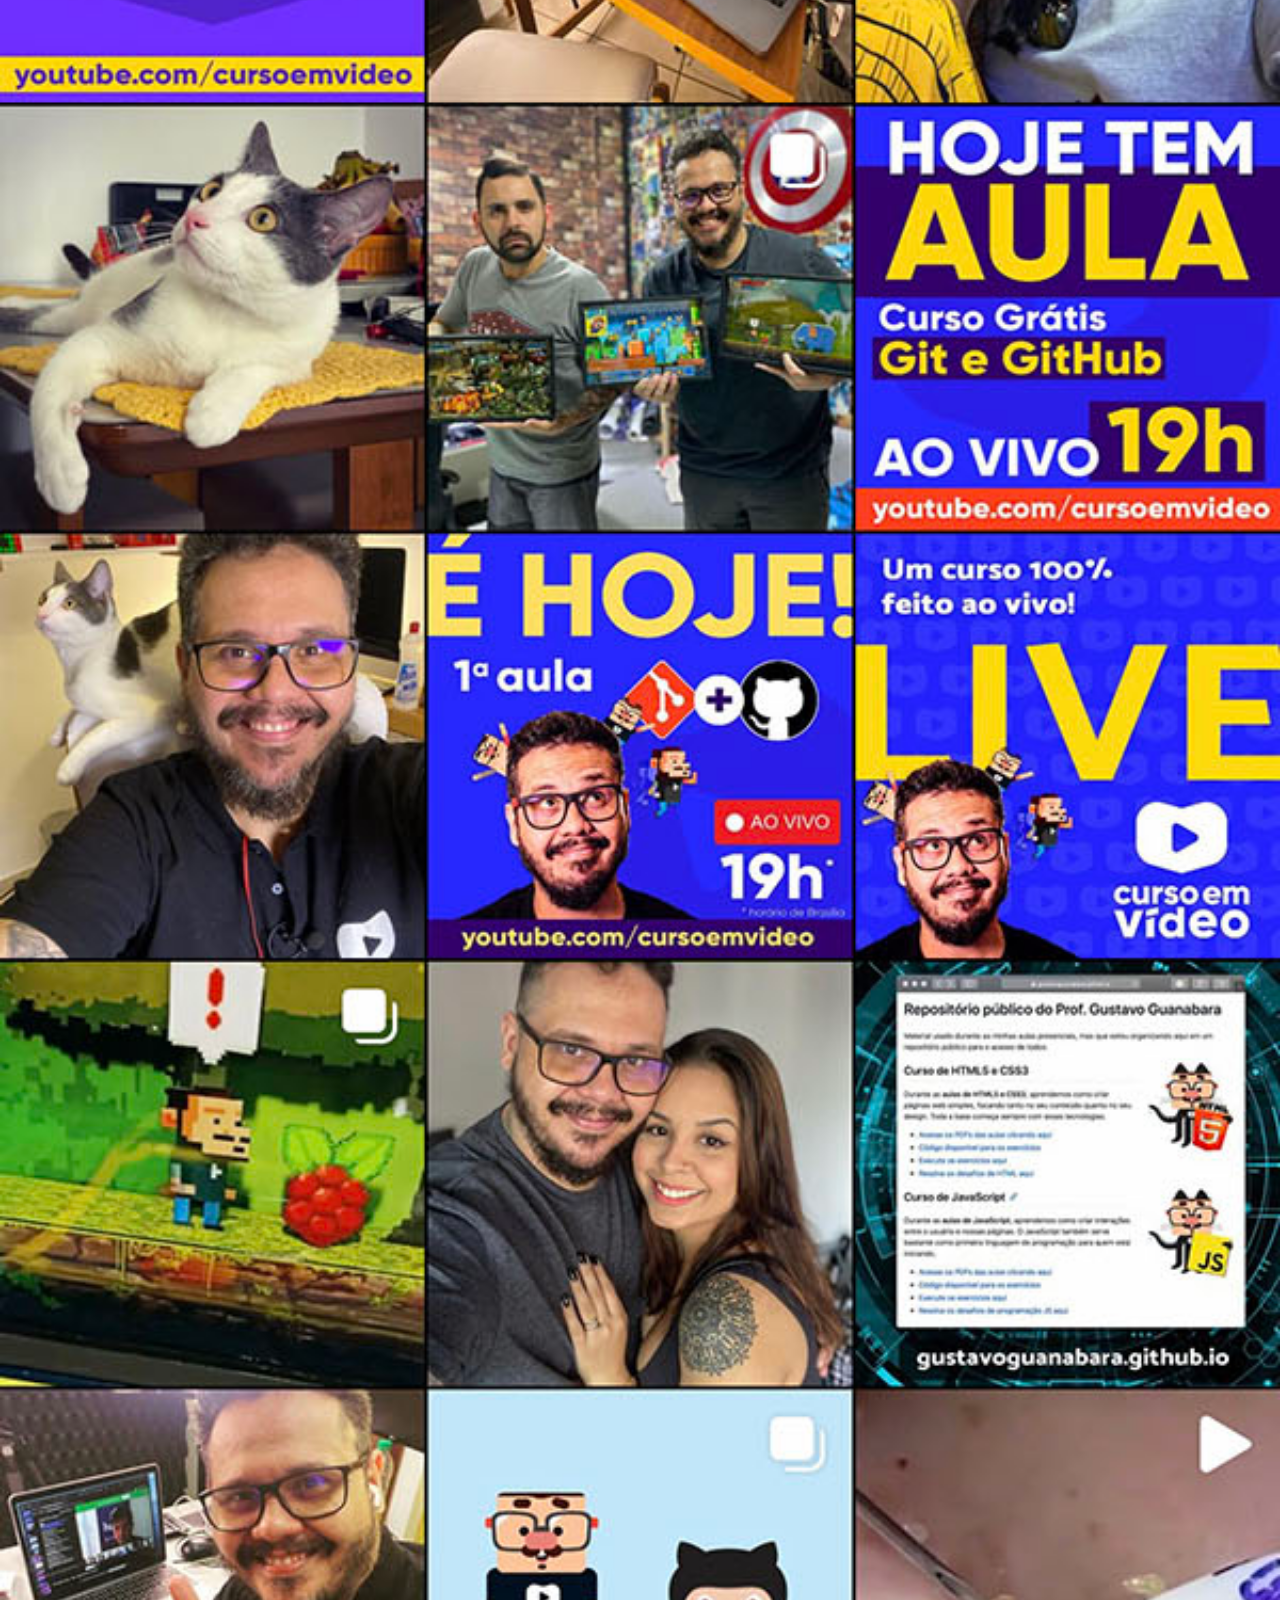
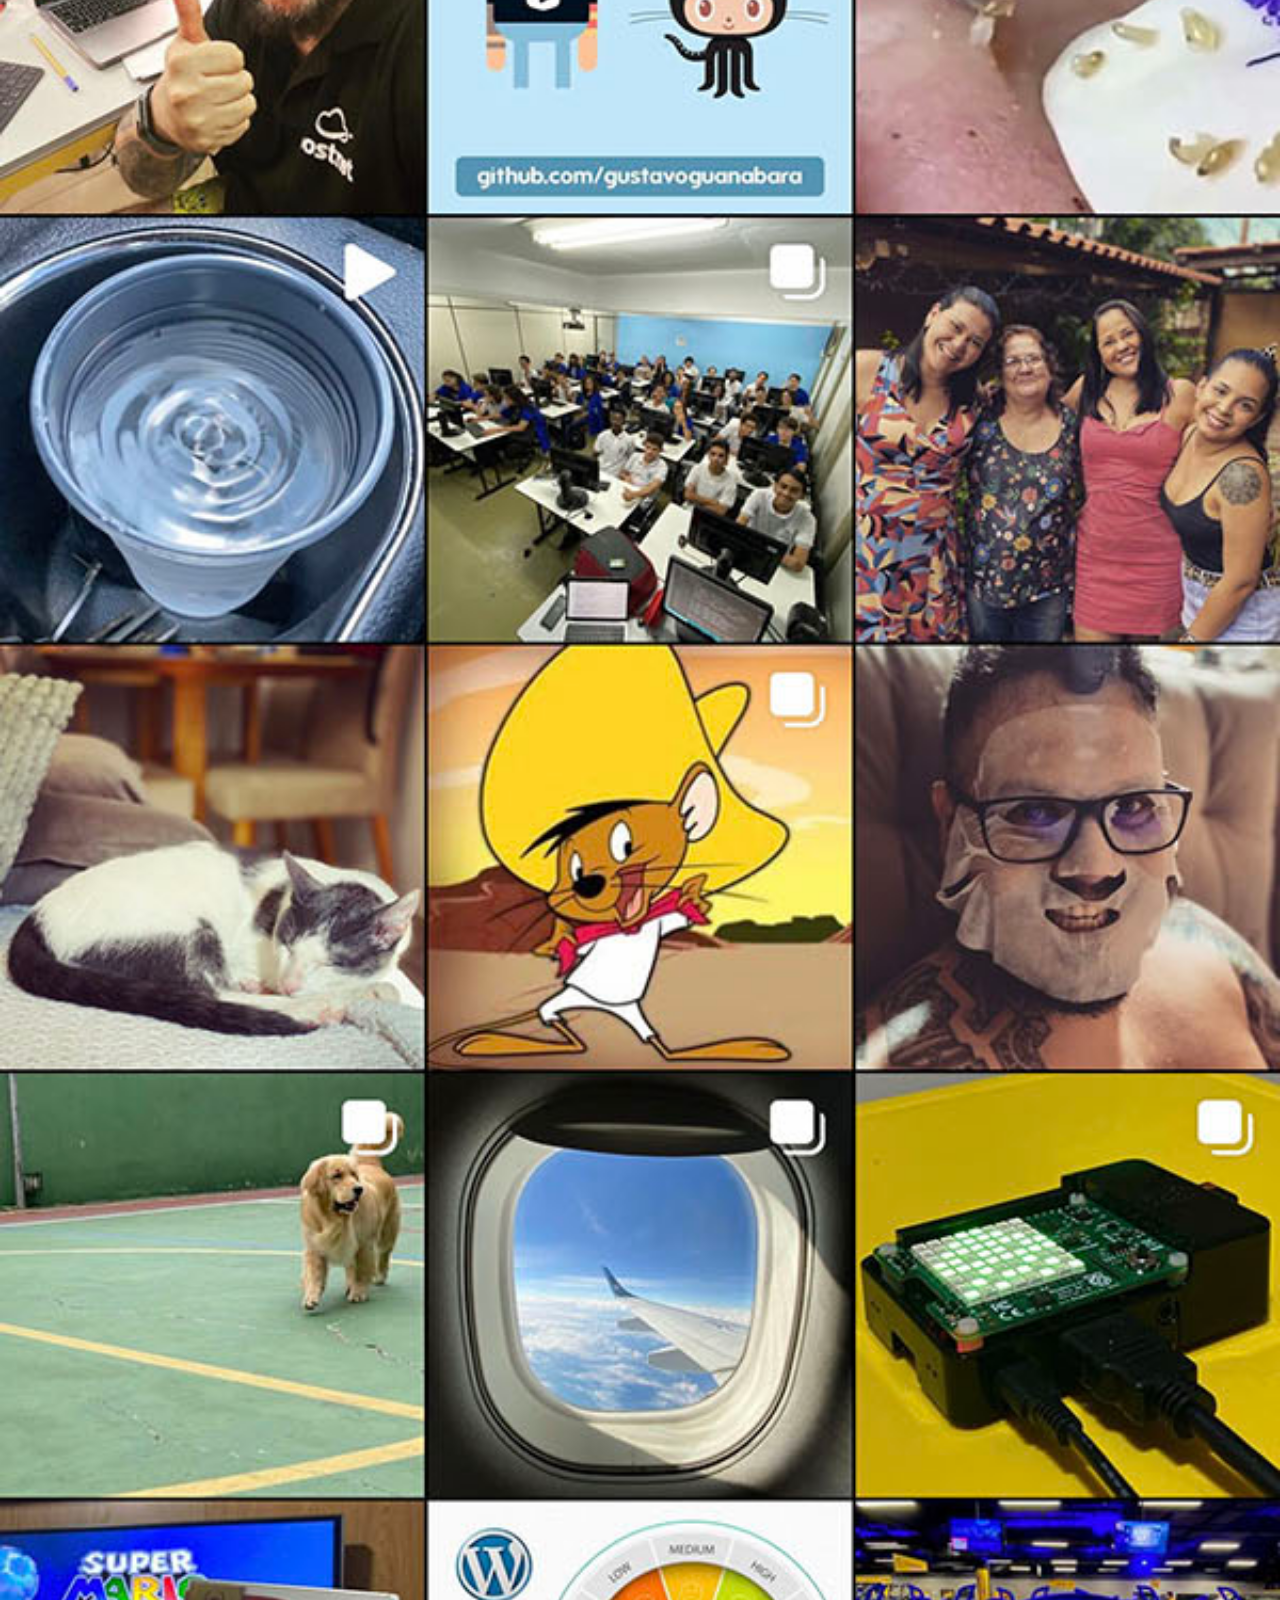
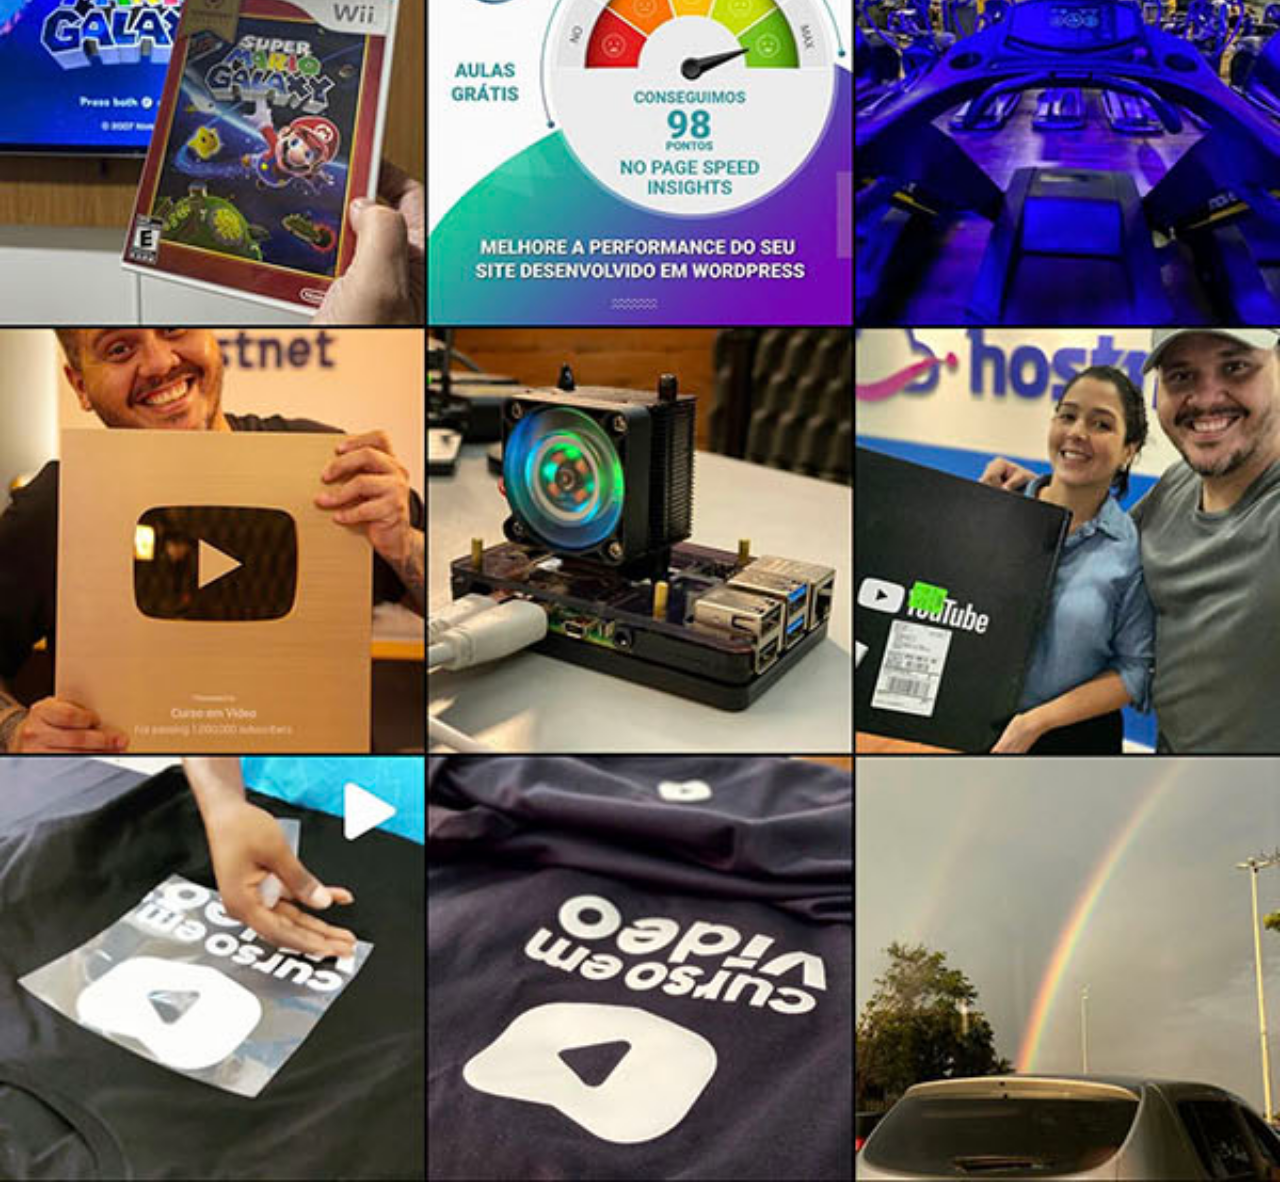
<file: instagram.html>
<!DOCTYPE html>
<html lang="pt-br">
<head>
    <meta charset="UTF-8">
    <meta name="viewport" content="width=device-width, initial-scale=1.0">
    <title>Instagram</title>
    <link rel="stylesheet" href="estilos/social.css">
</head>
<body>
    <img src="imagens/tela-instagram.jpg" alt="">
</body>
</html>
</file>
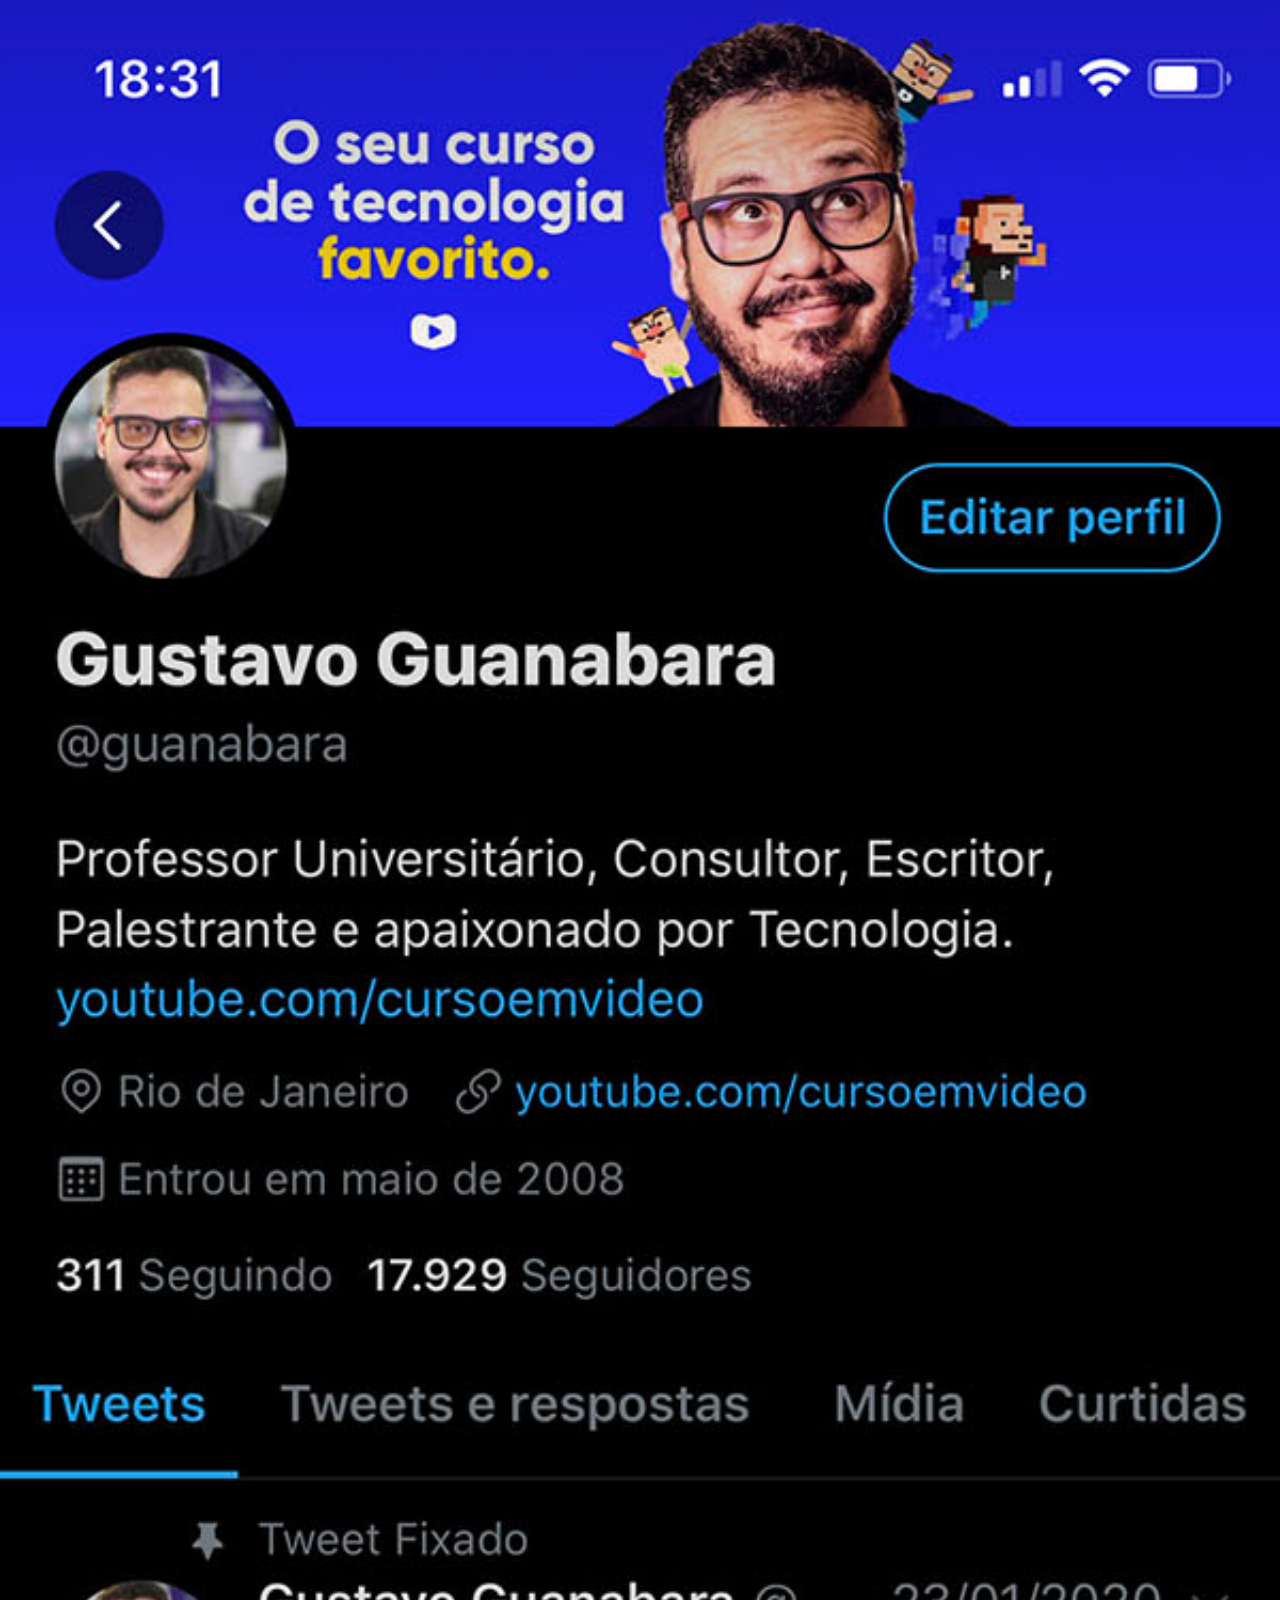
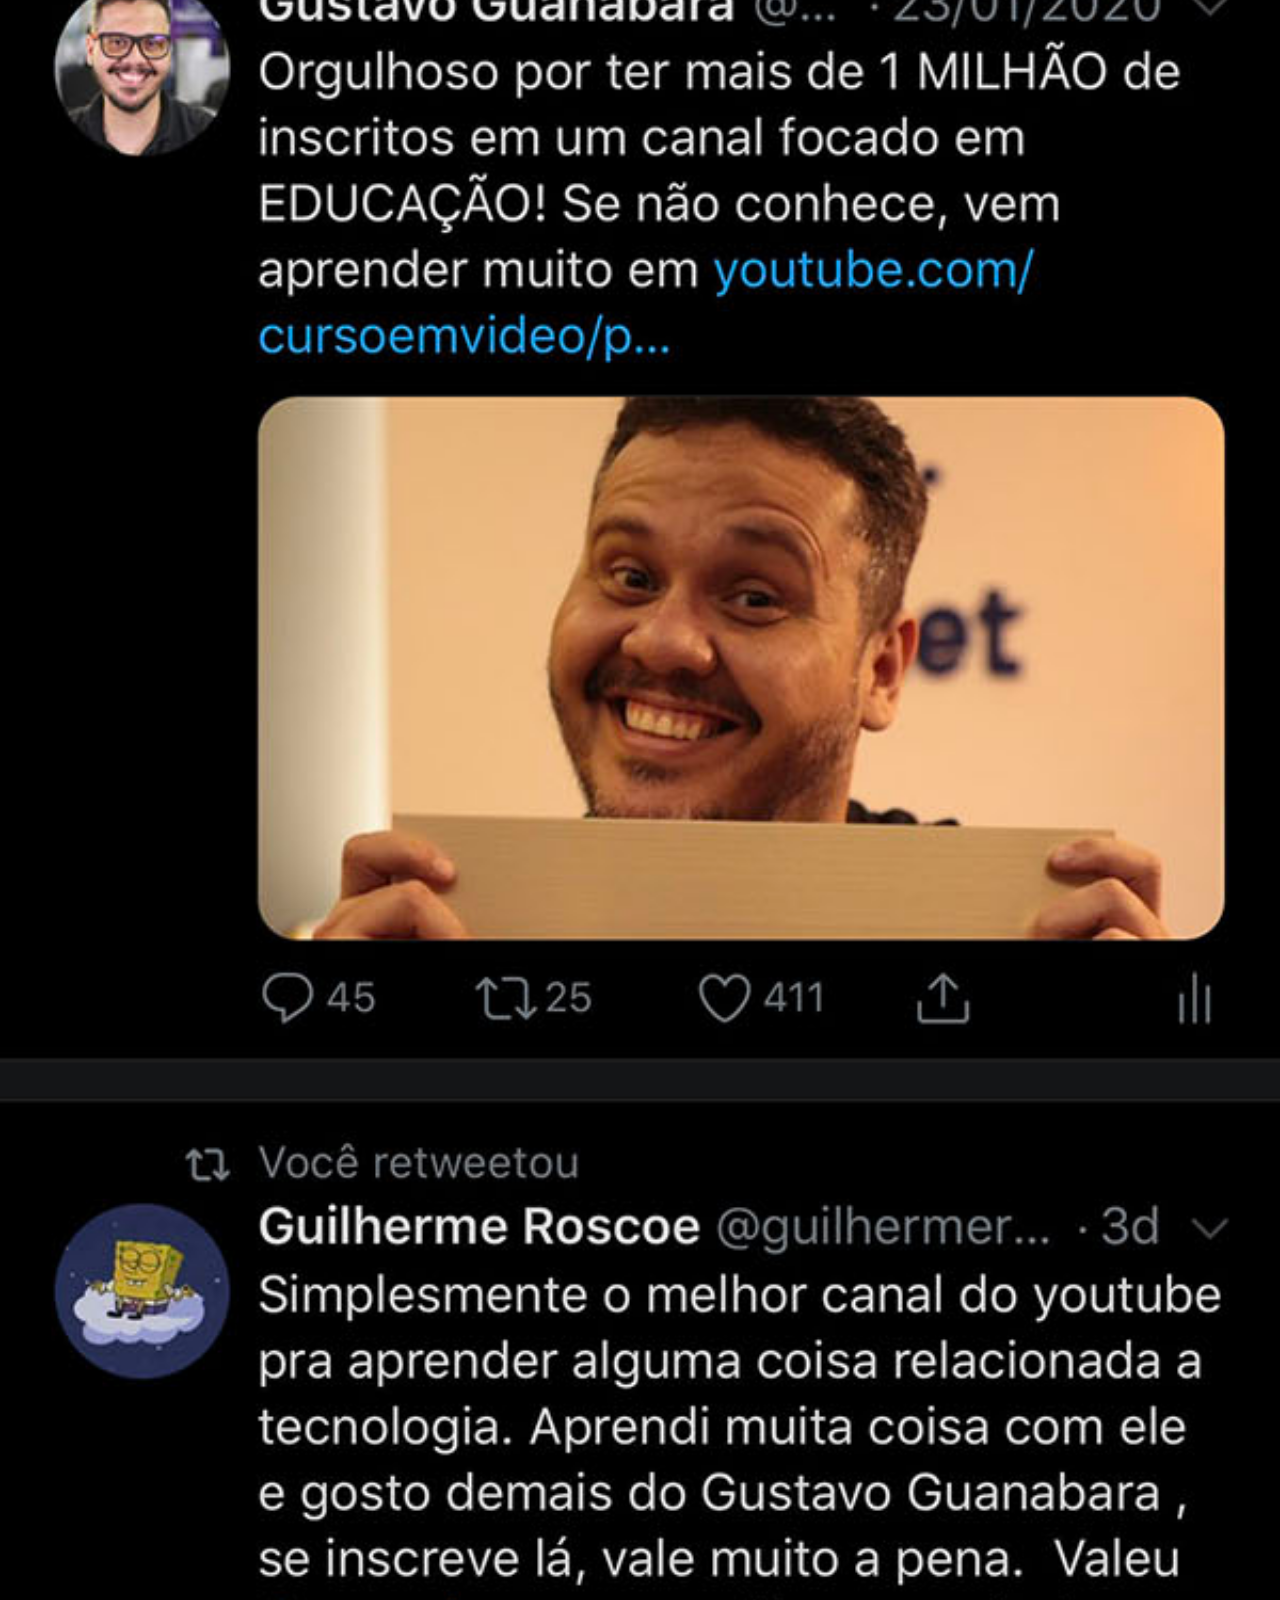
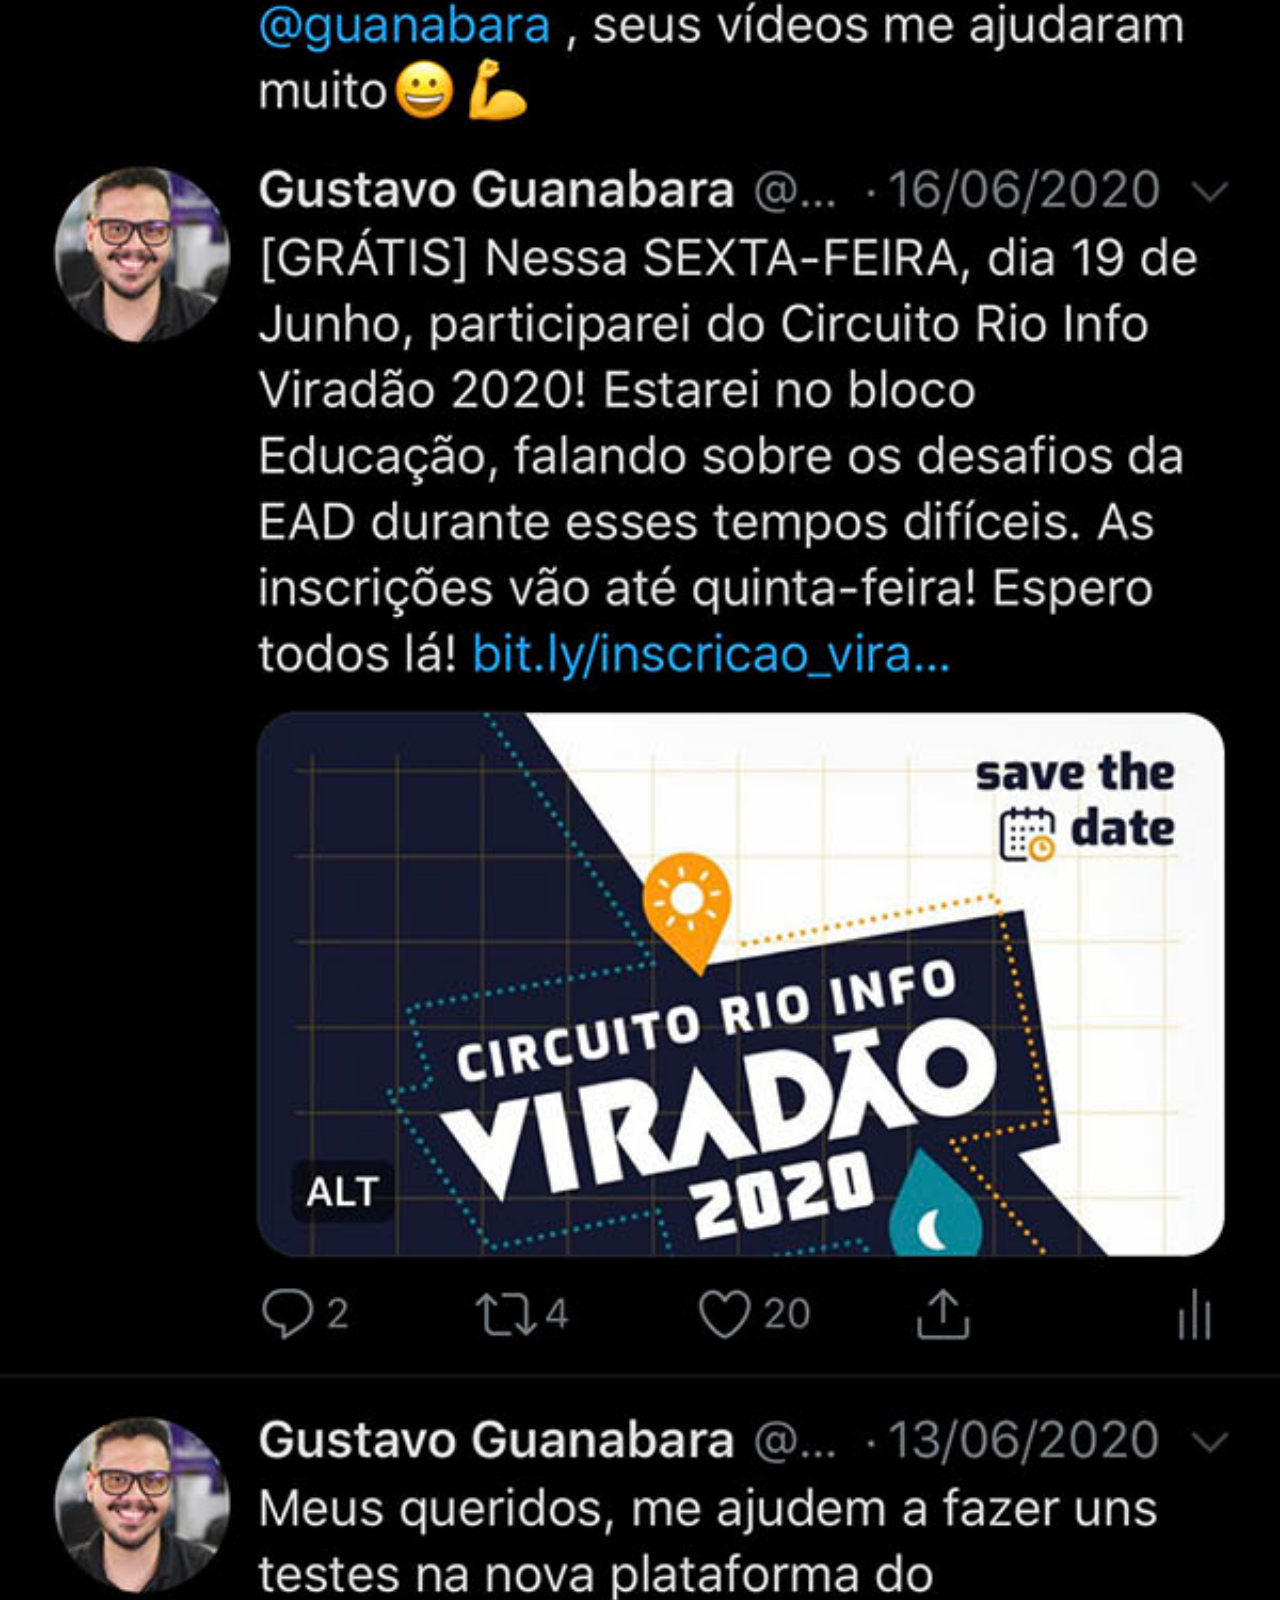
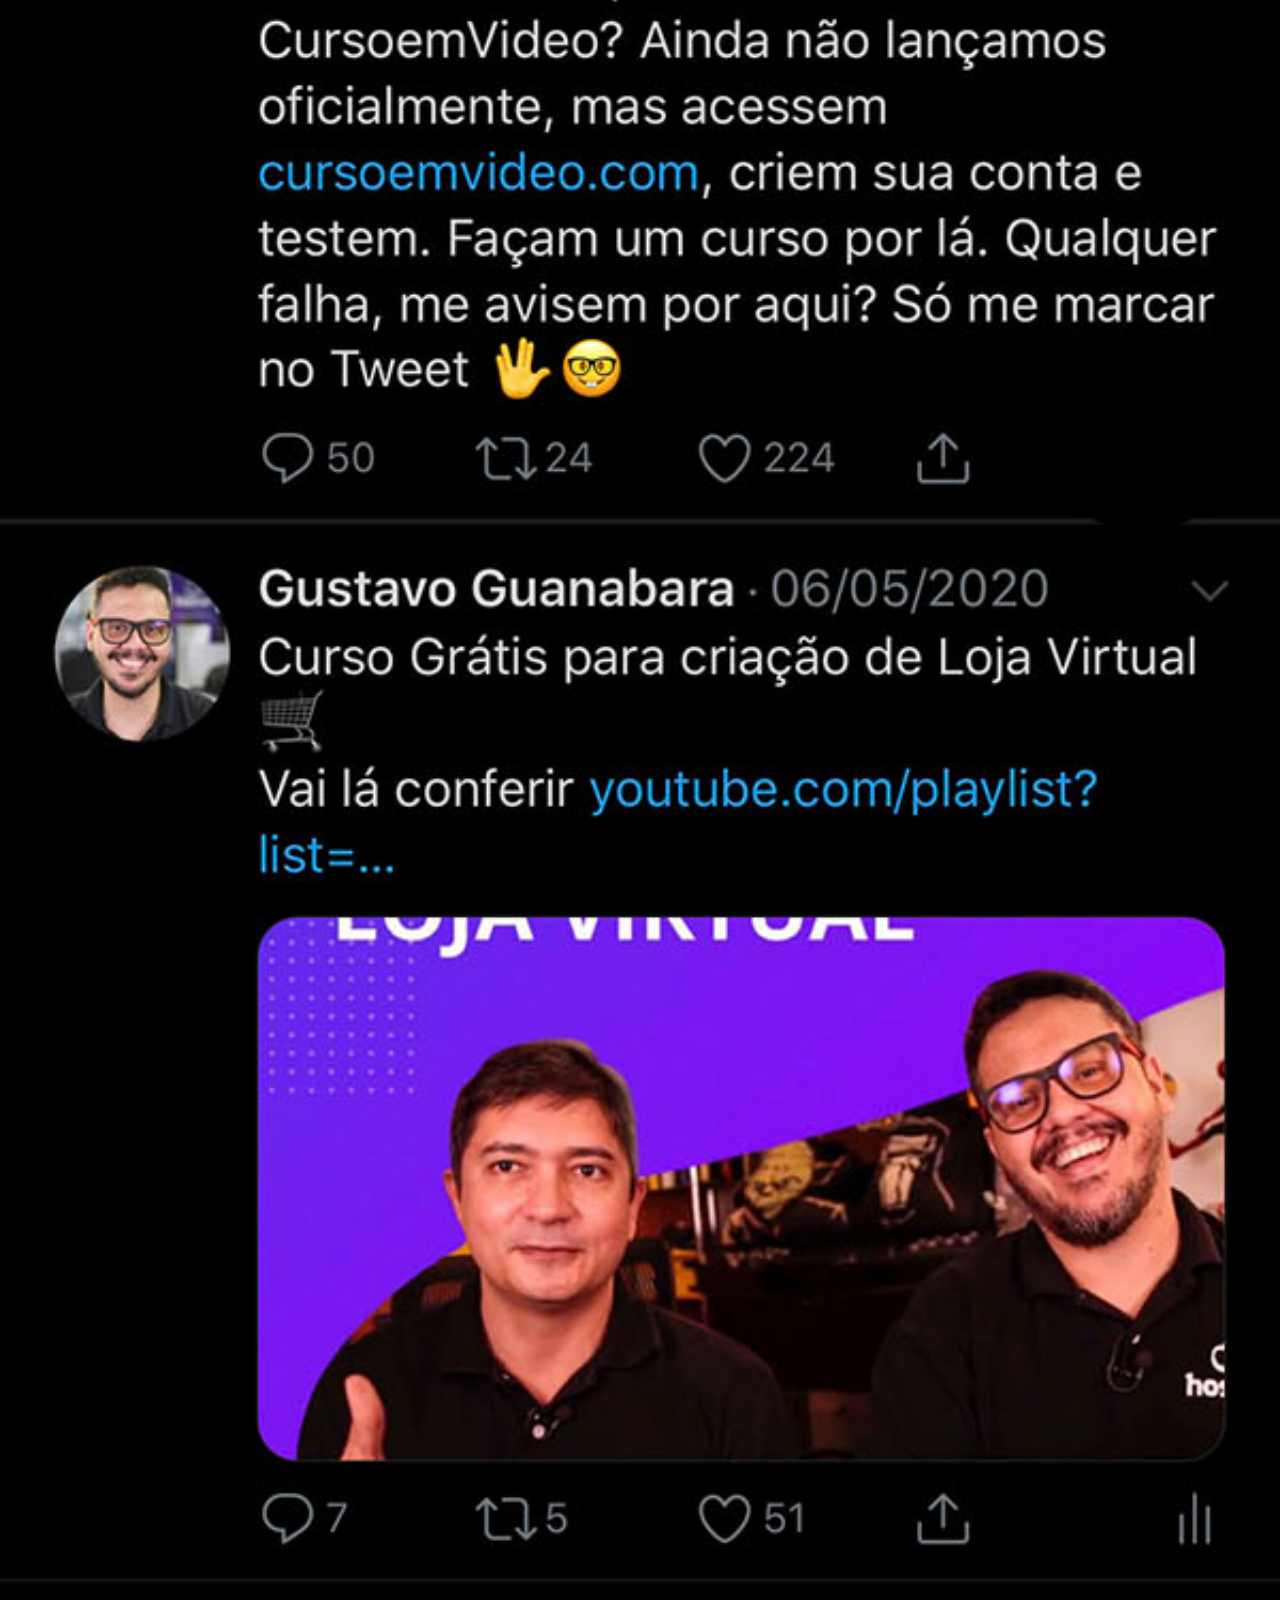
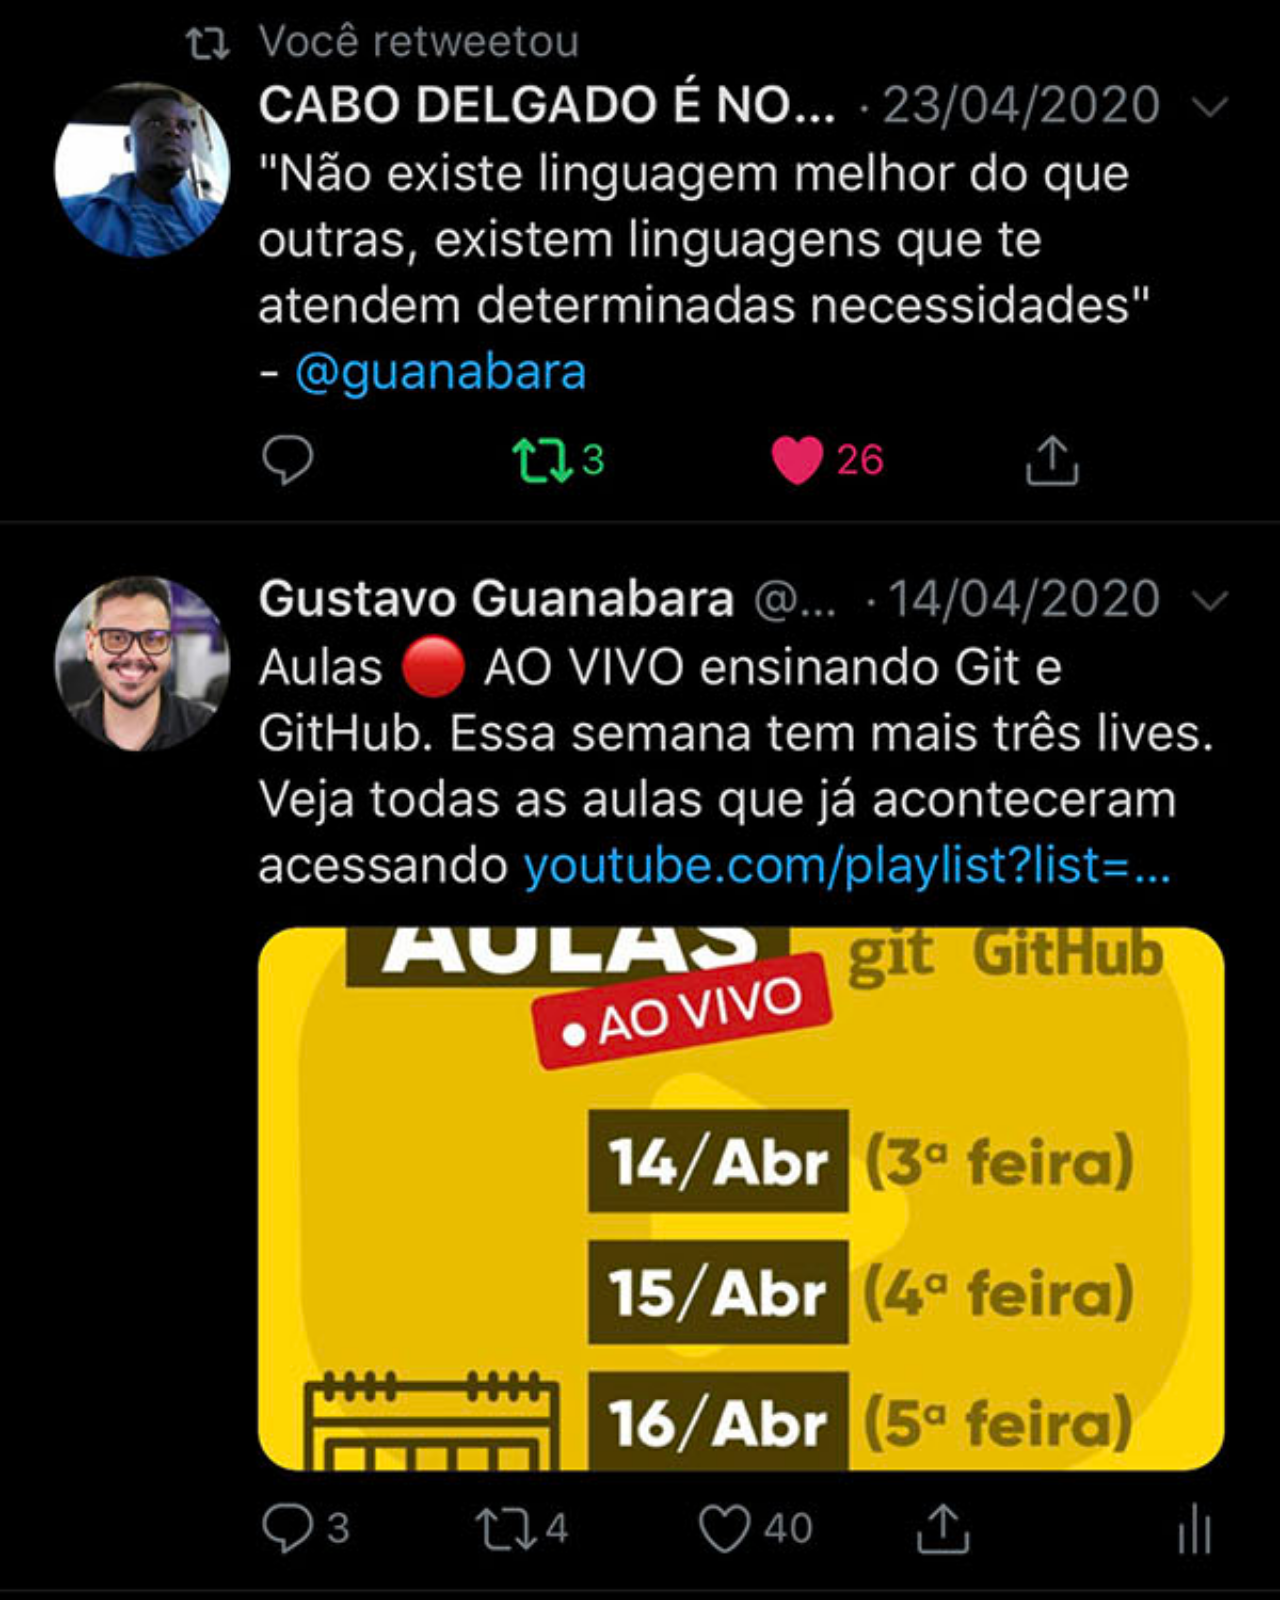
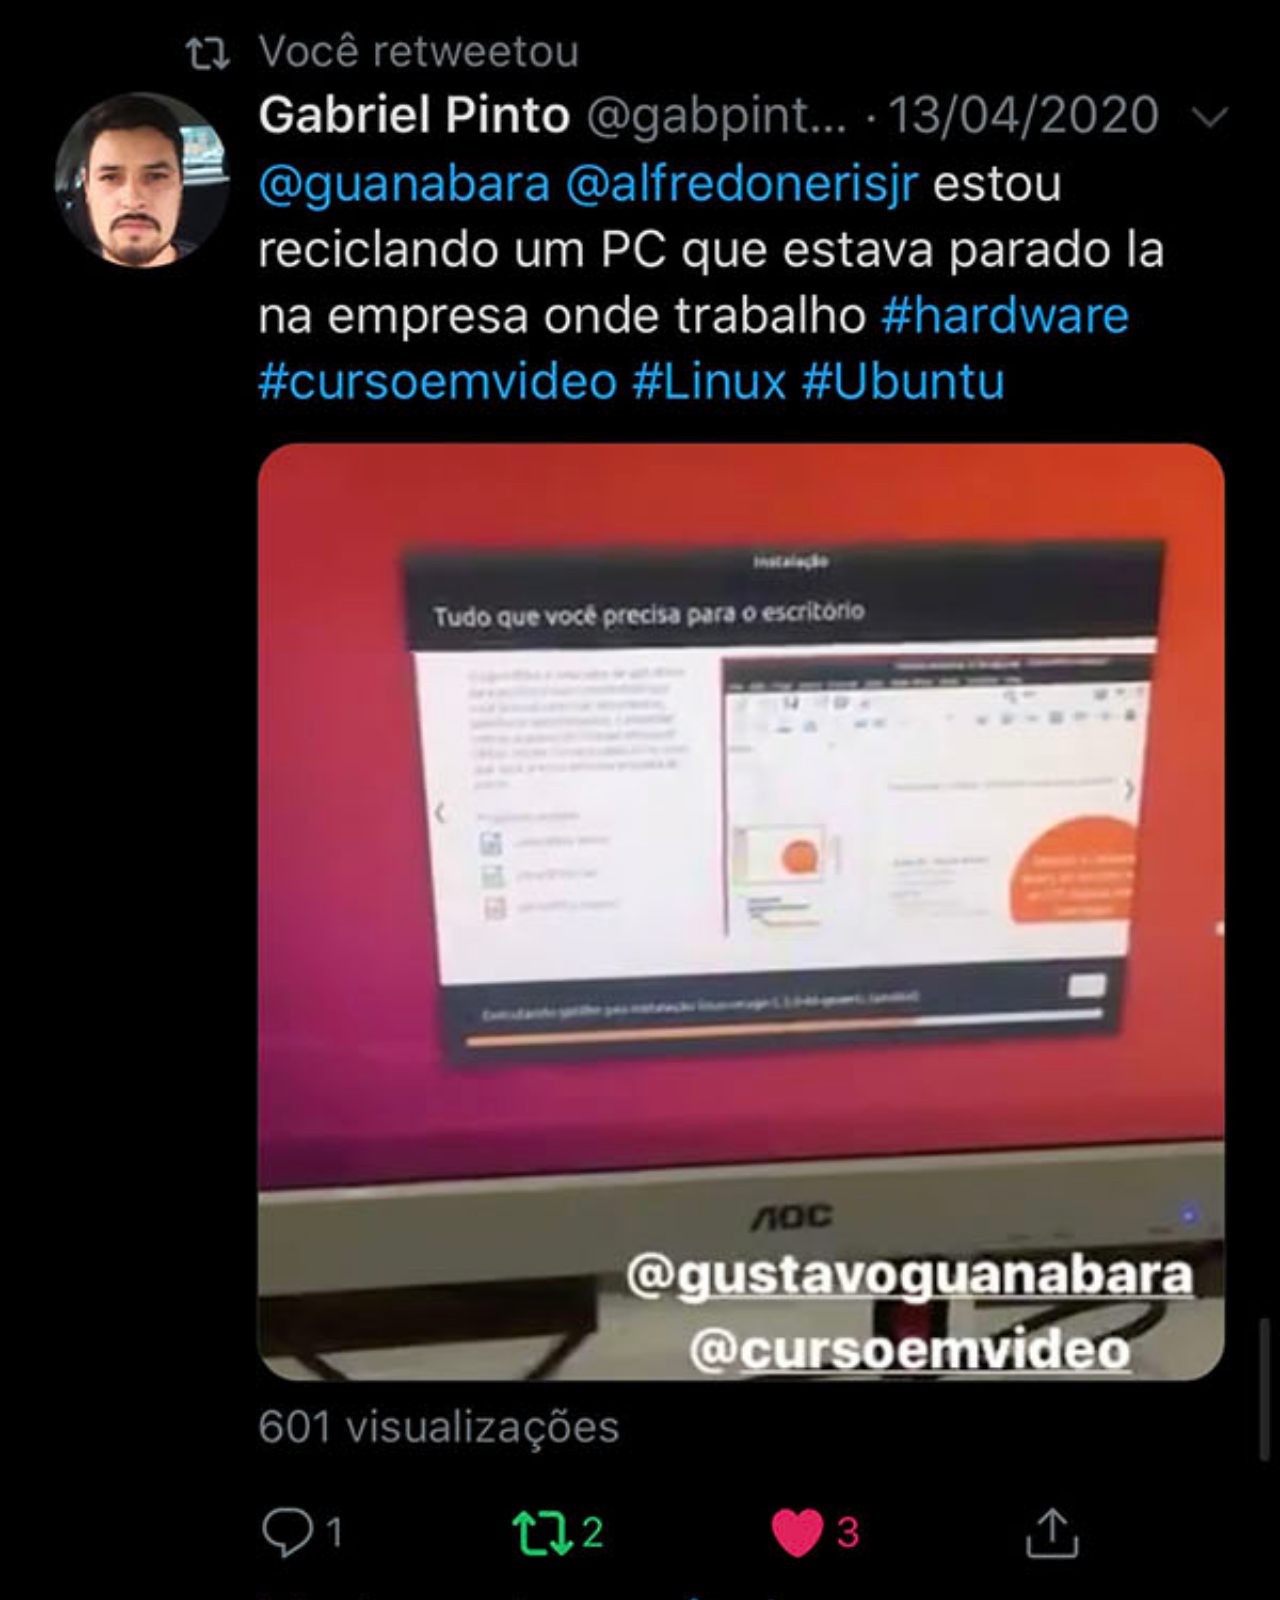
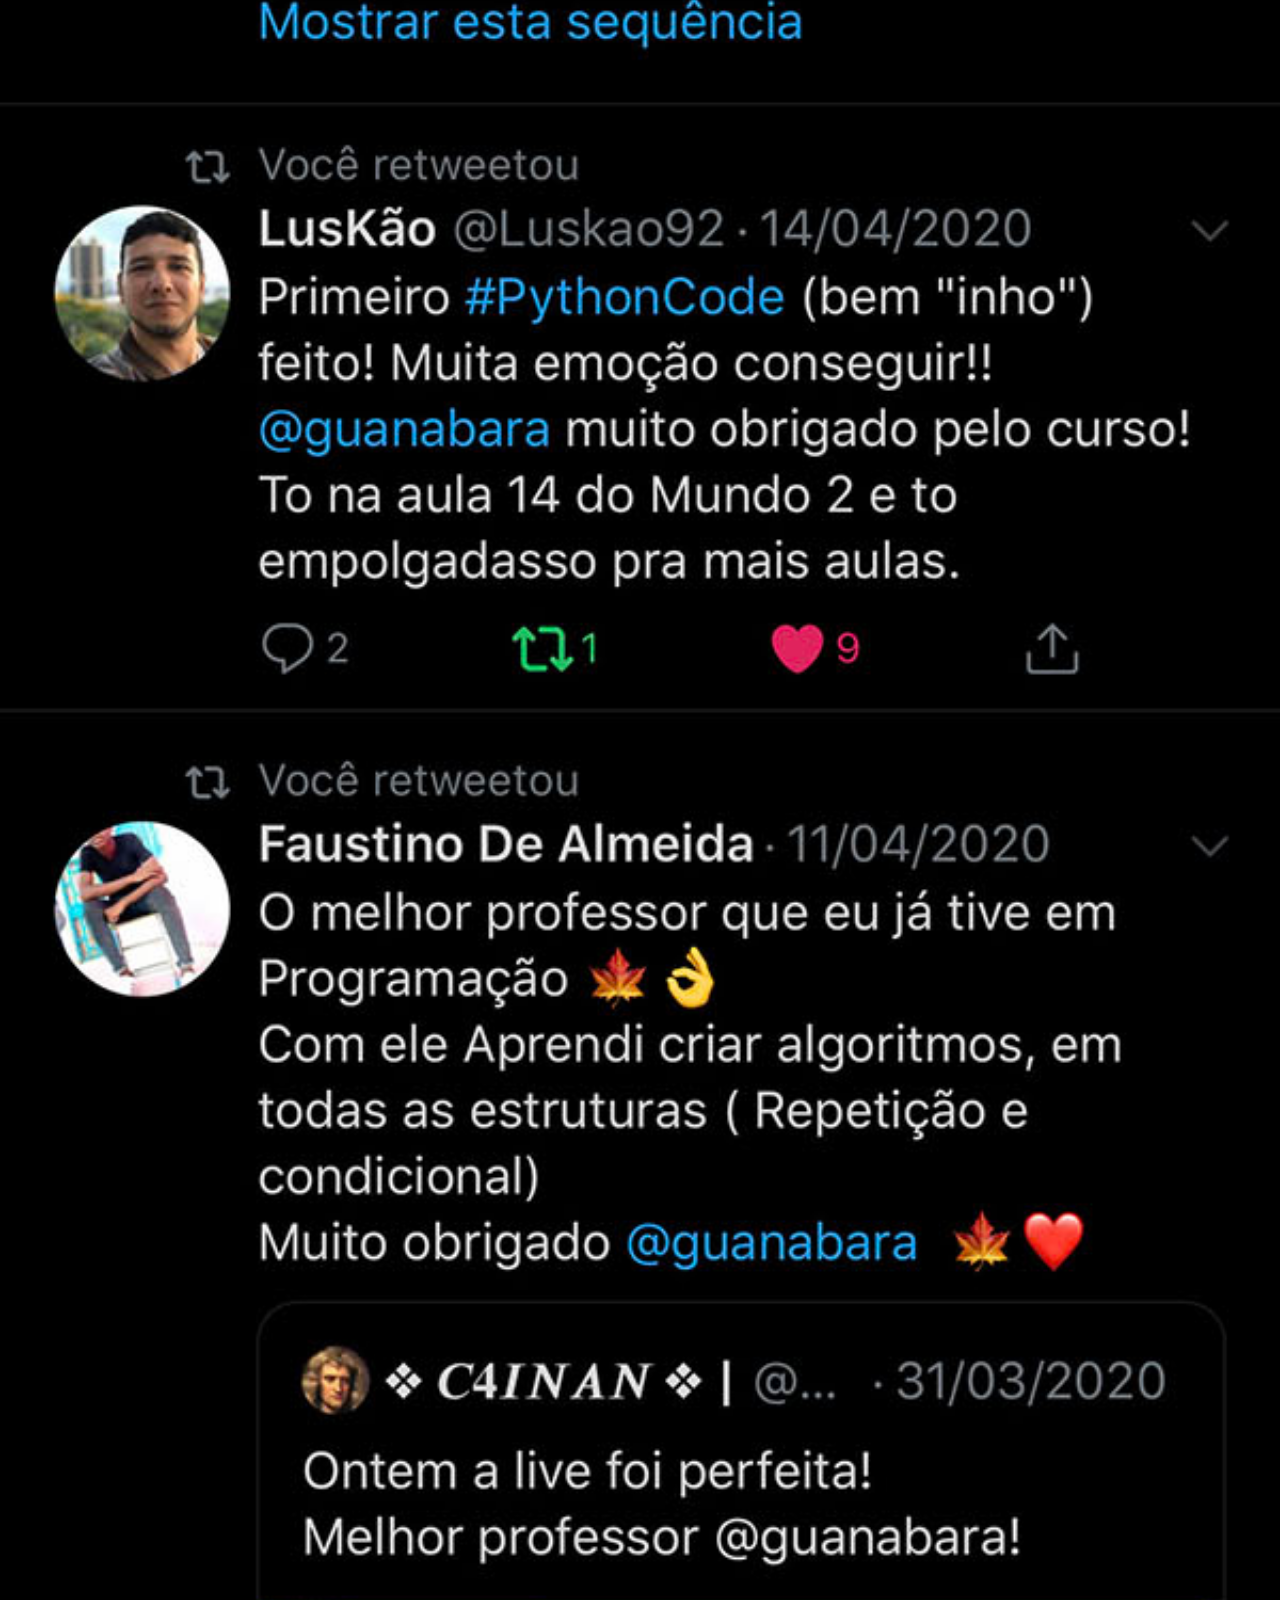
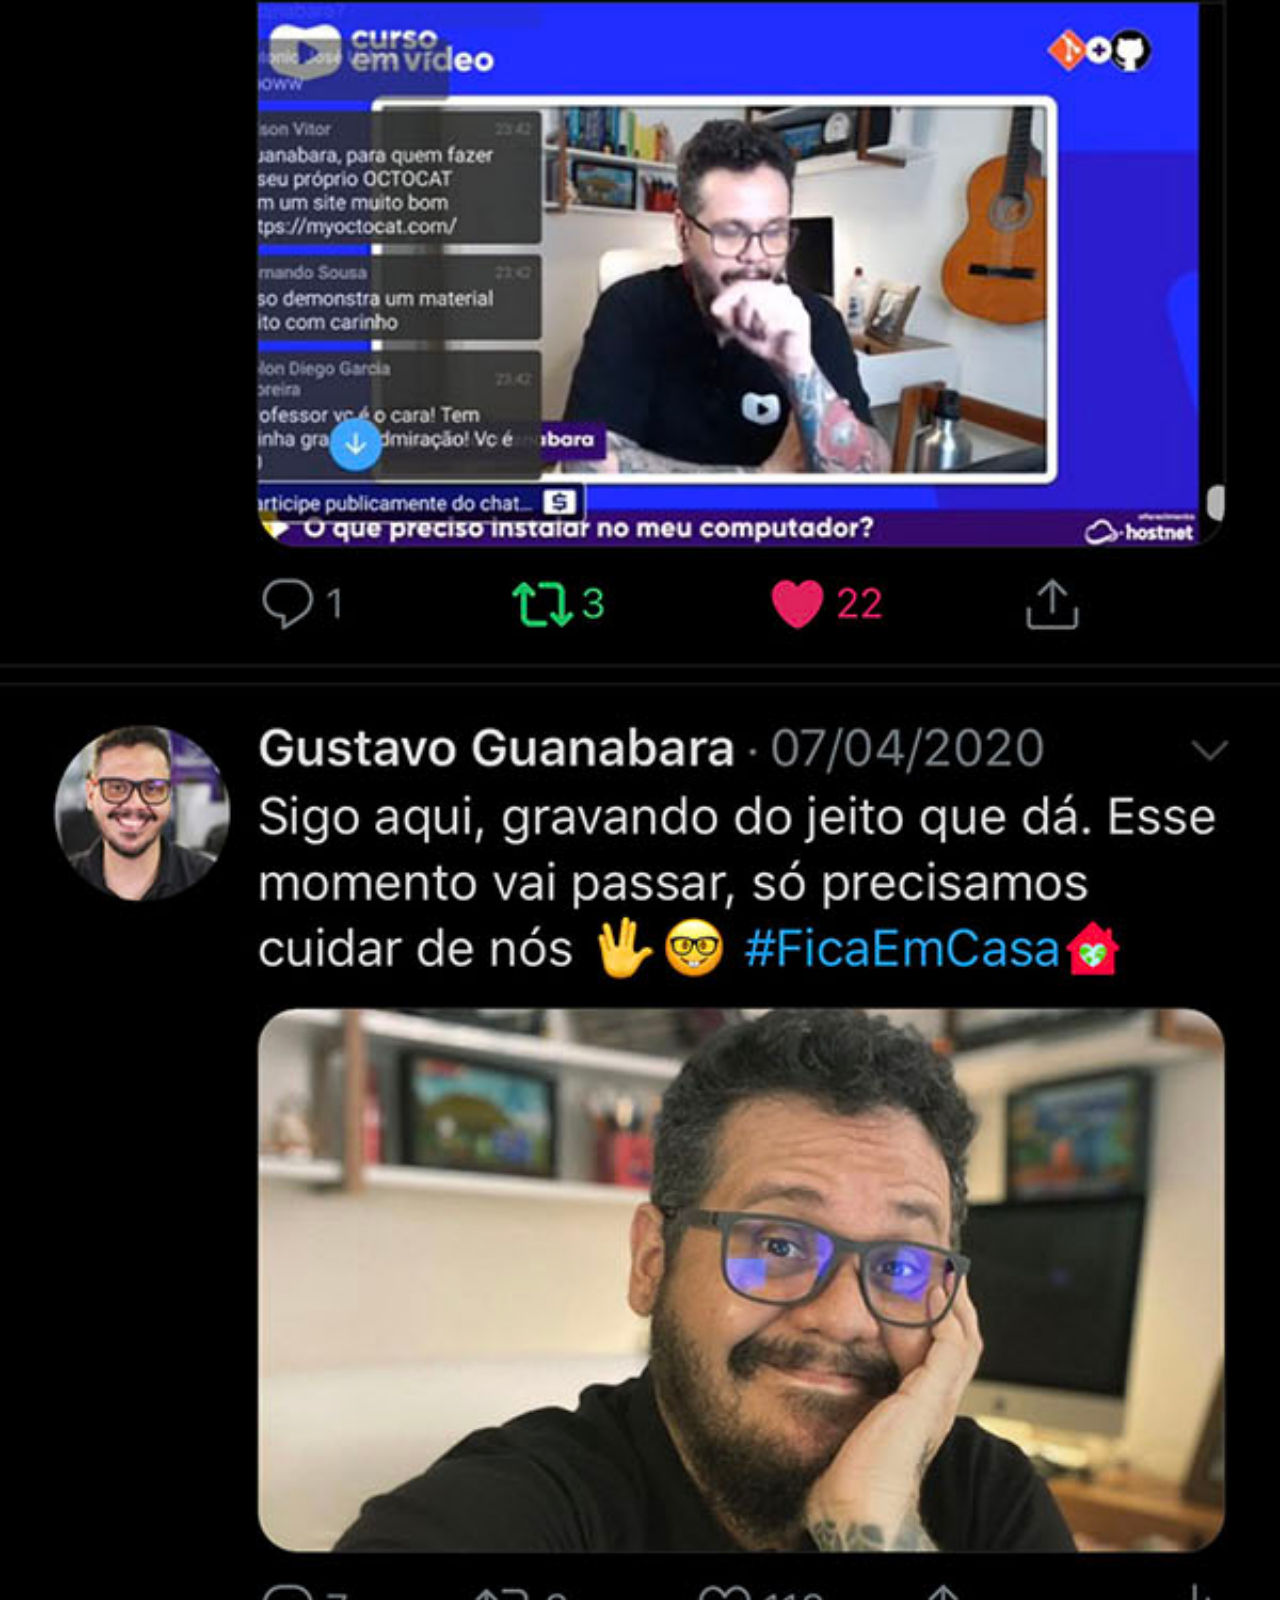
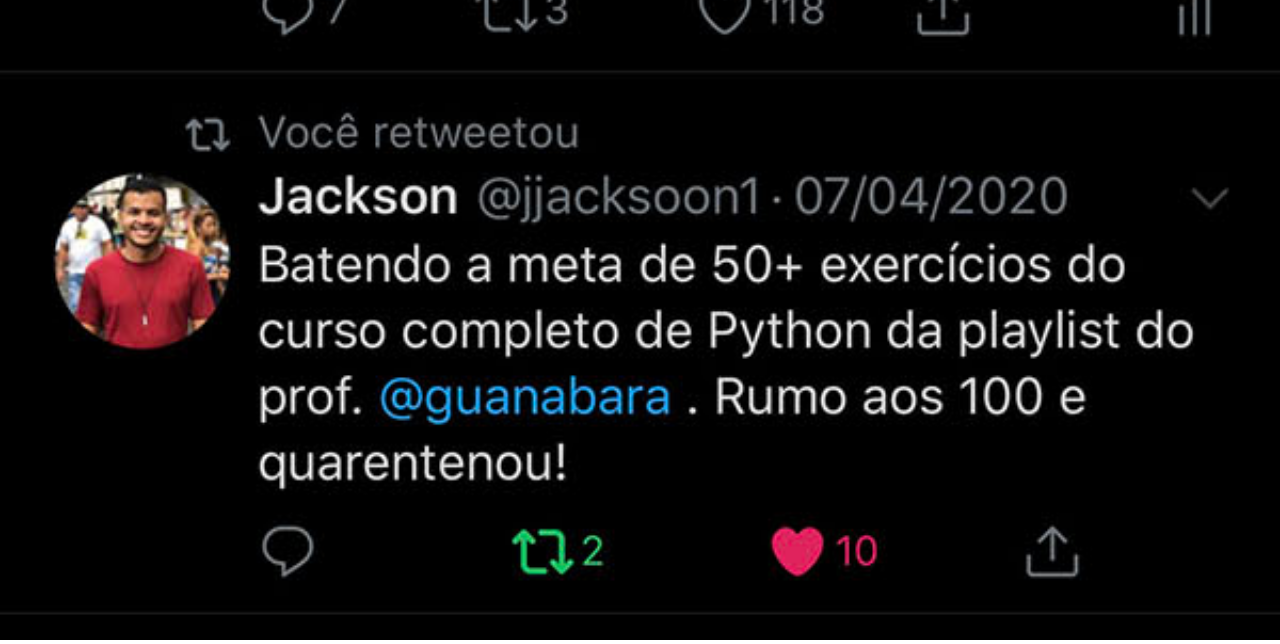
<file: twitter.html>
<!DOCTYPE html>
<html lang="pt-br">
<head>
    <meta charset="UTF-8">
    <meta name="viewport" content="width=device-width, initial-scale=1.0">
    <title>Twitter</title>
    <link rel="stylesheet" href="estilos/social.css">
</head>
<body>
    <img src="imagens/tela-twitter.jpg" alt="">
</body>
</html>
</file>
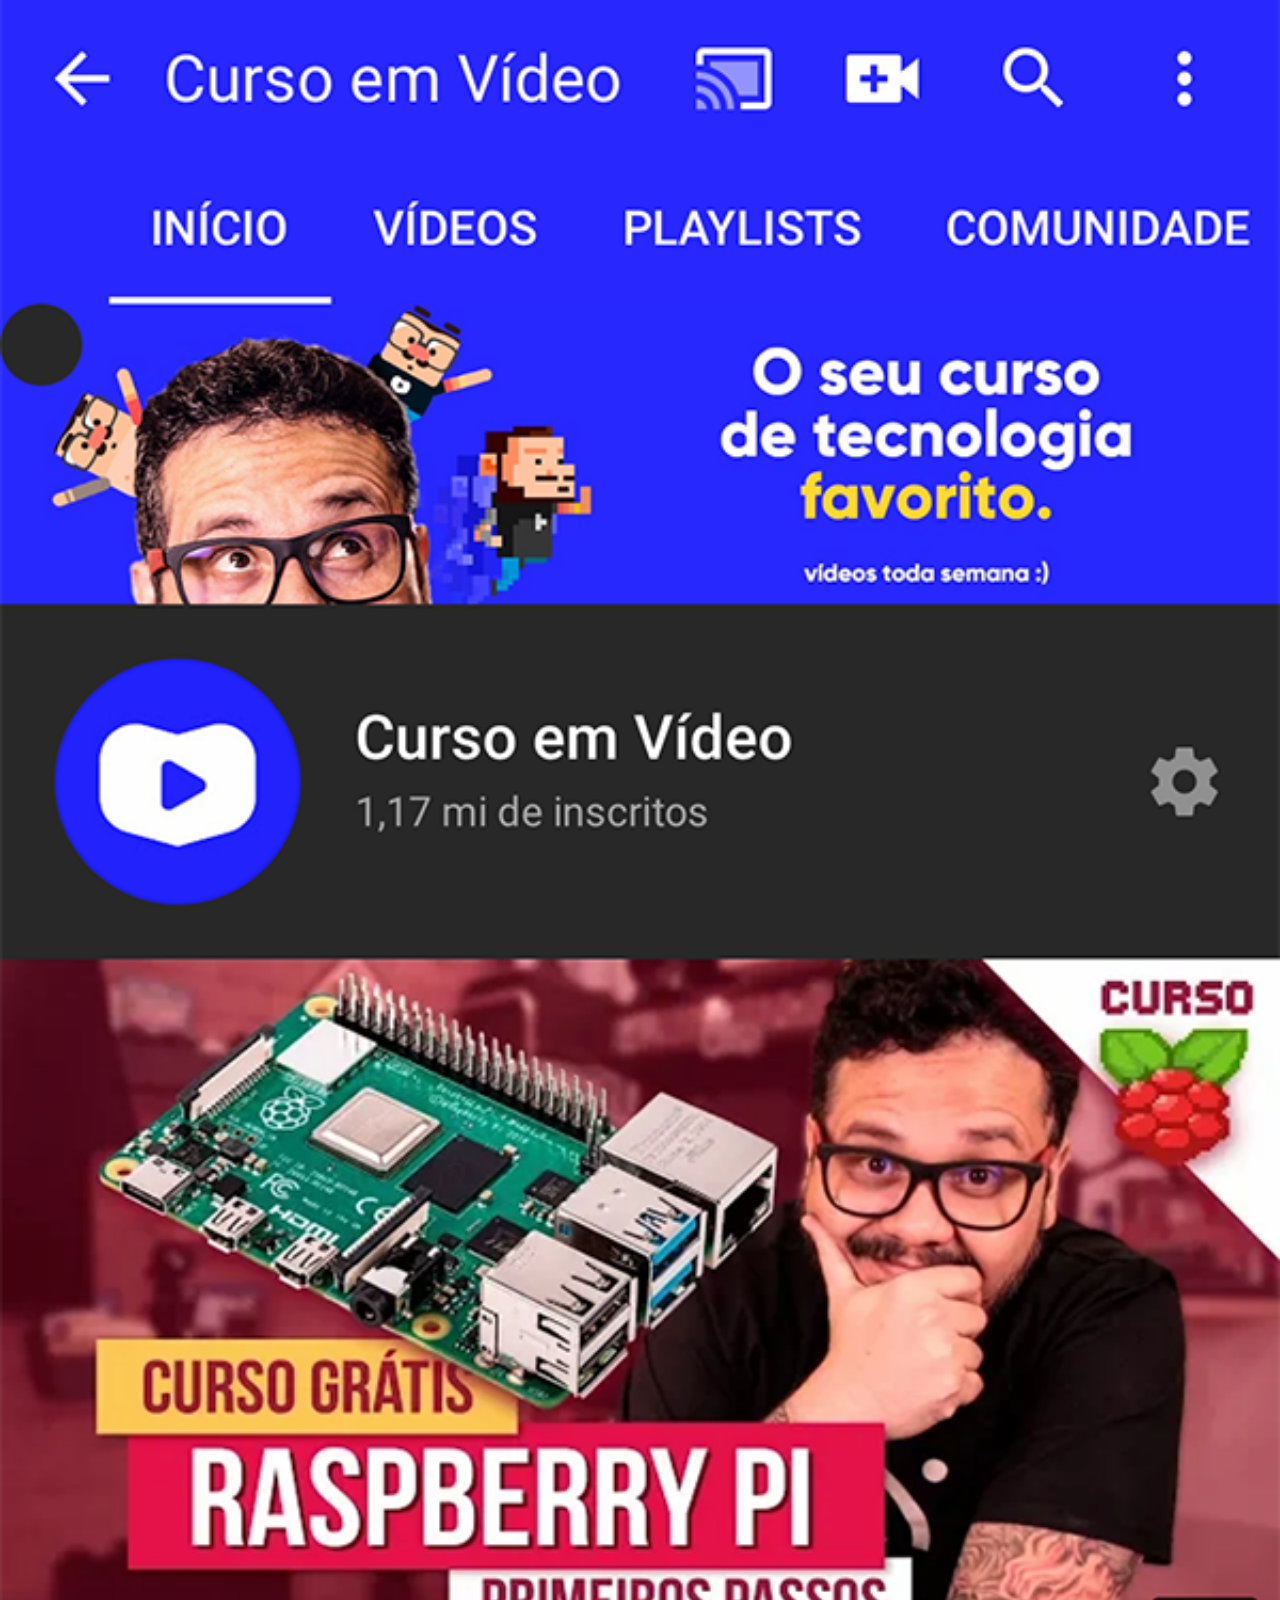
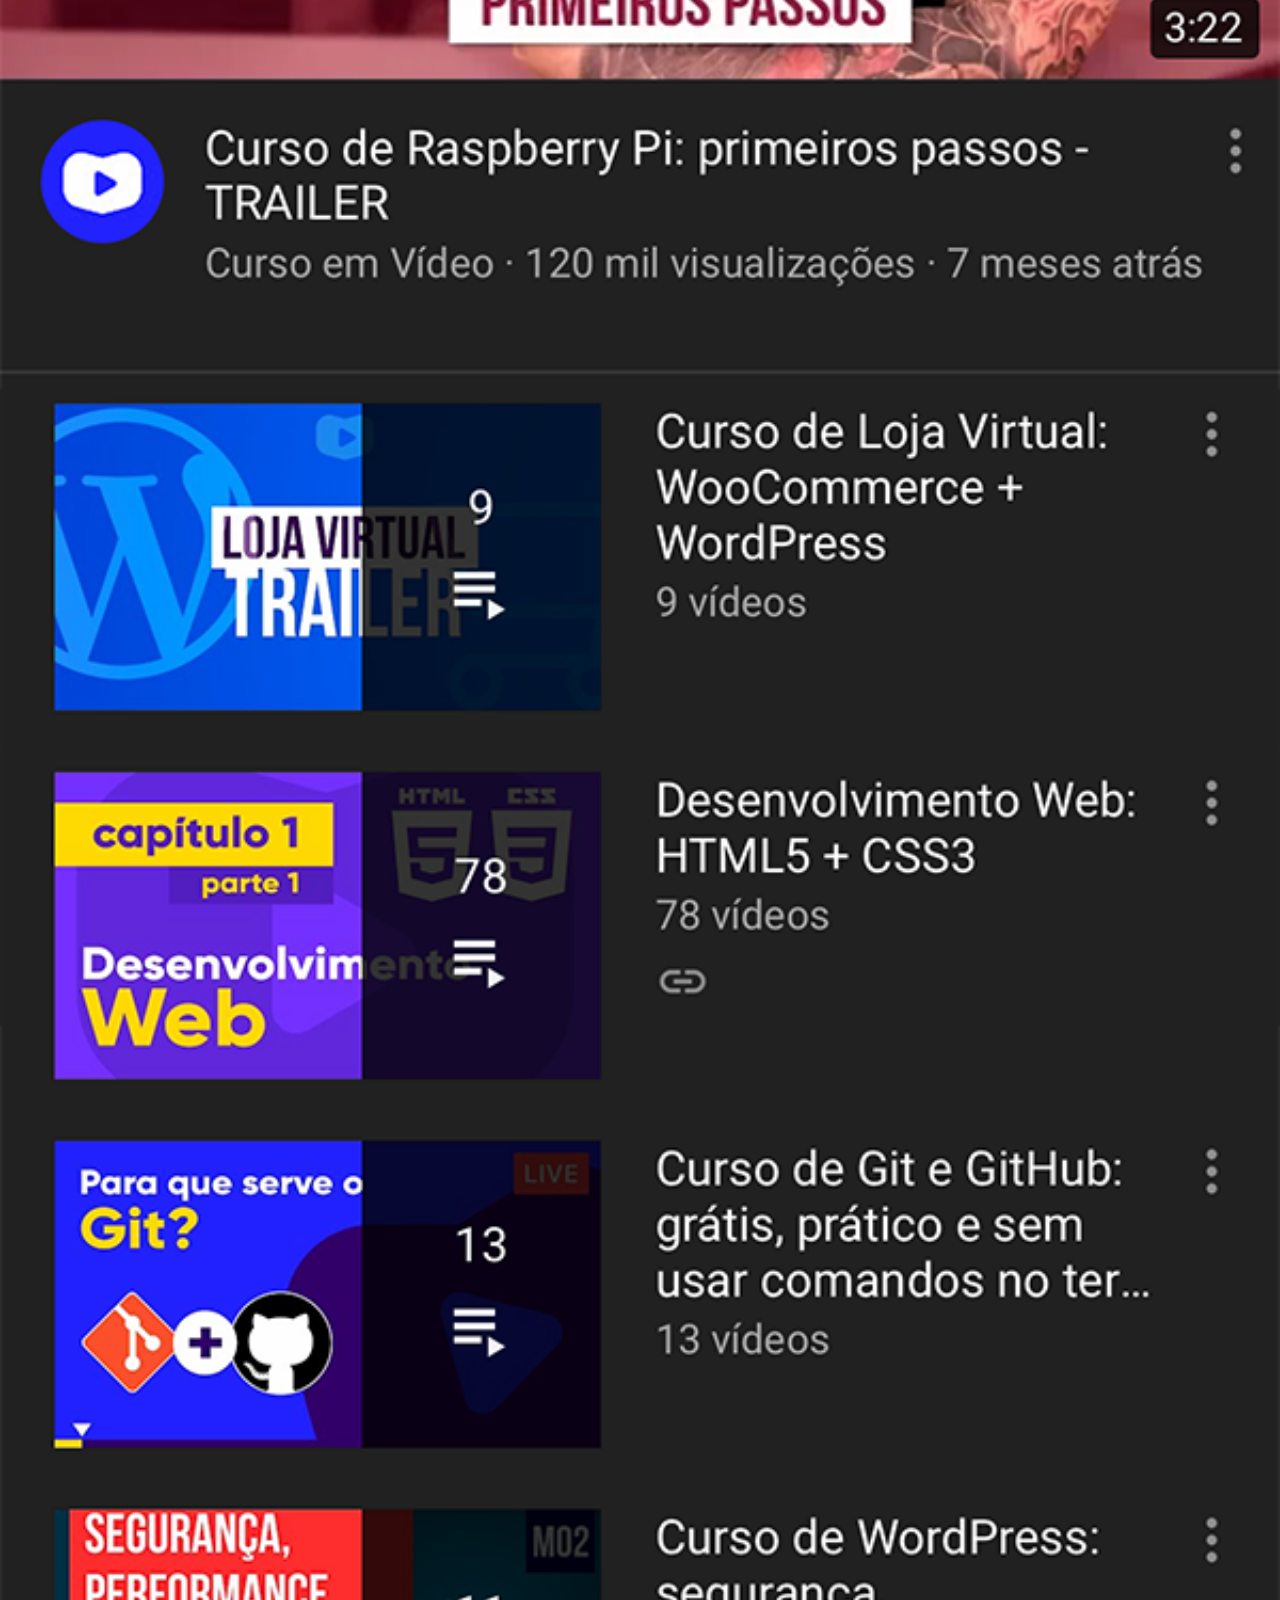
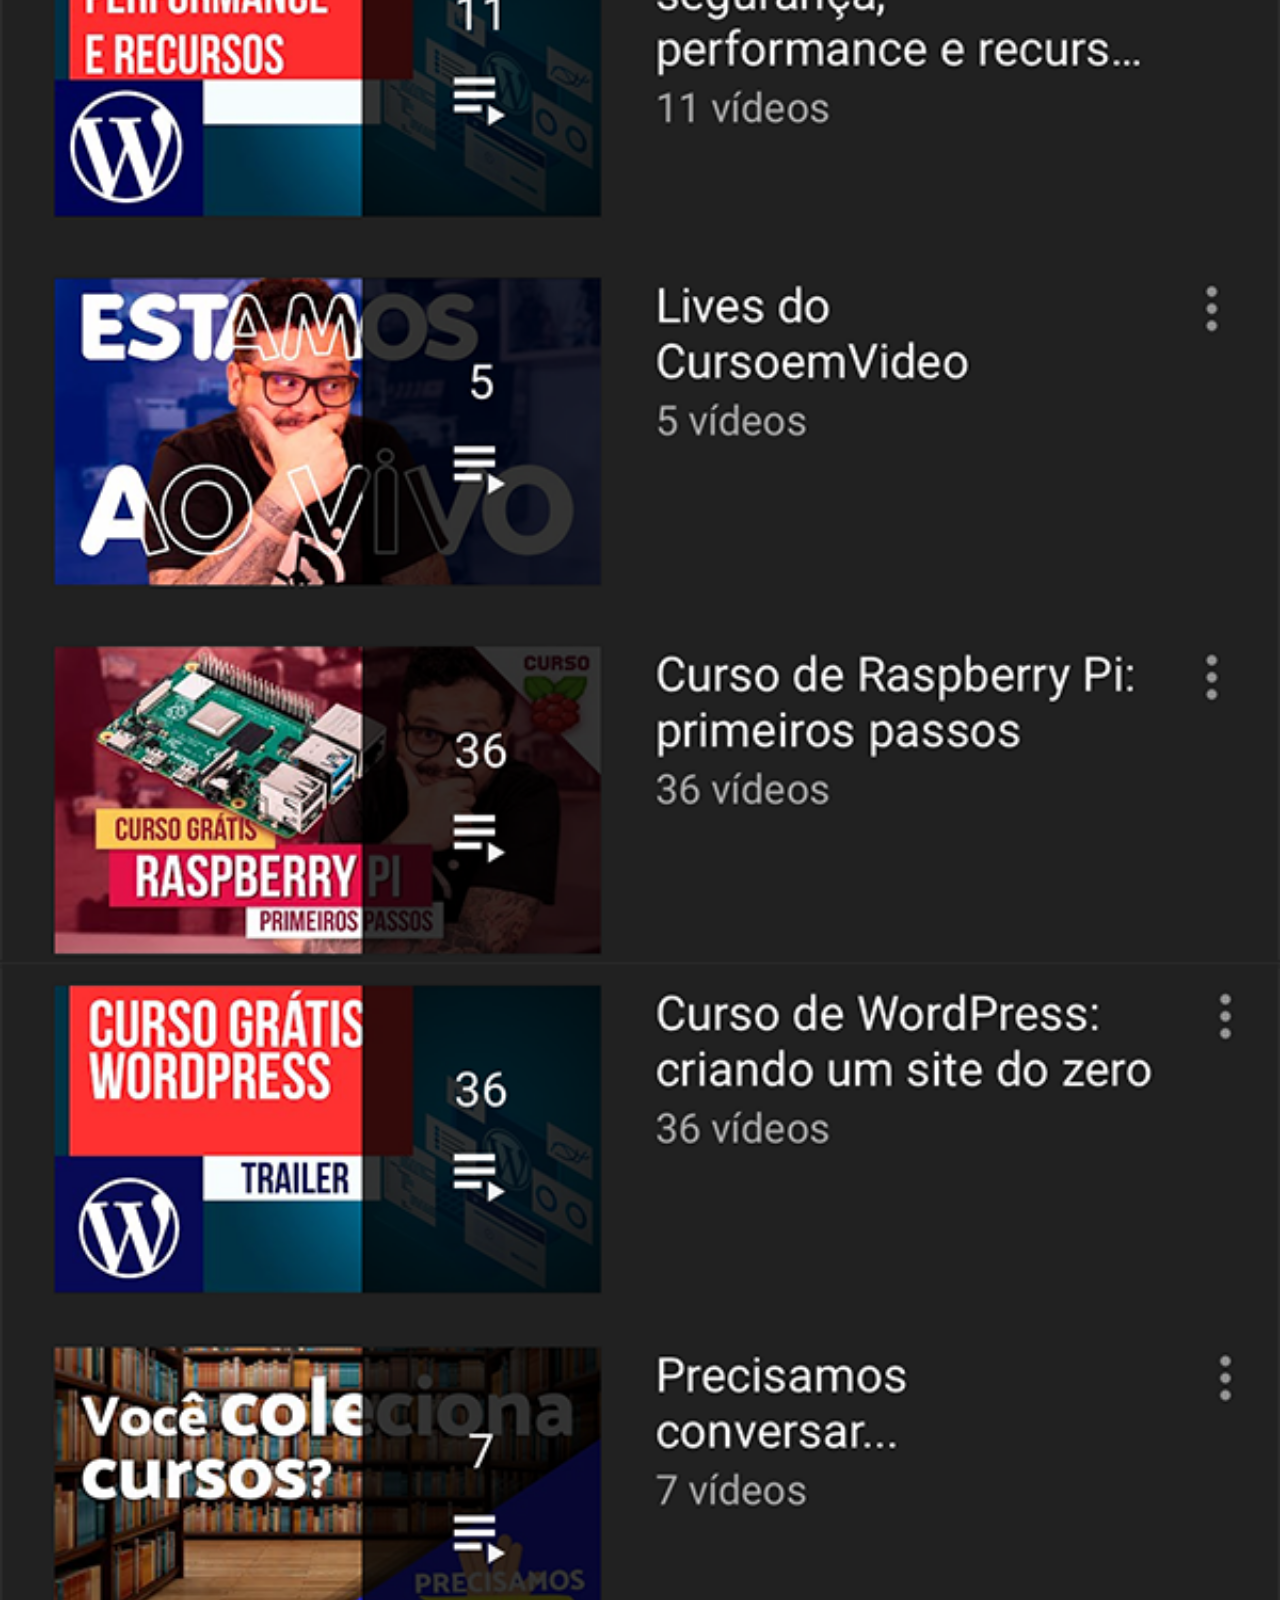
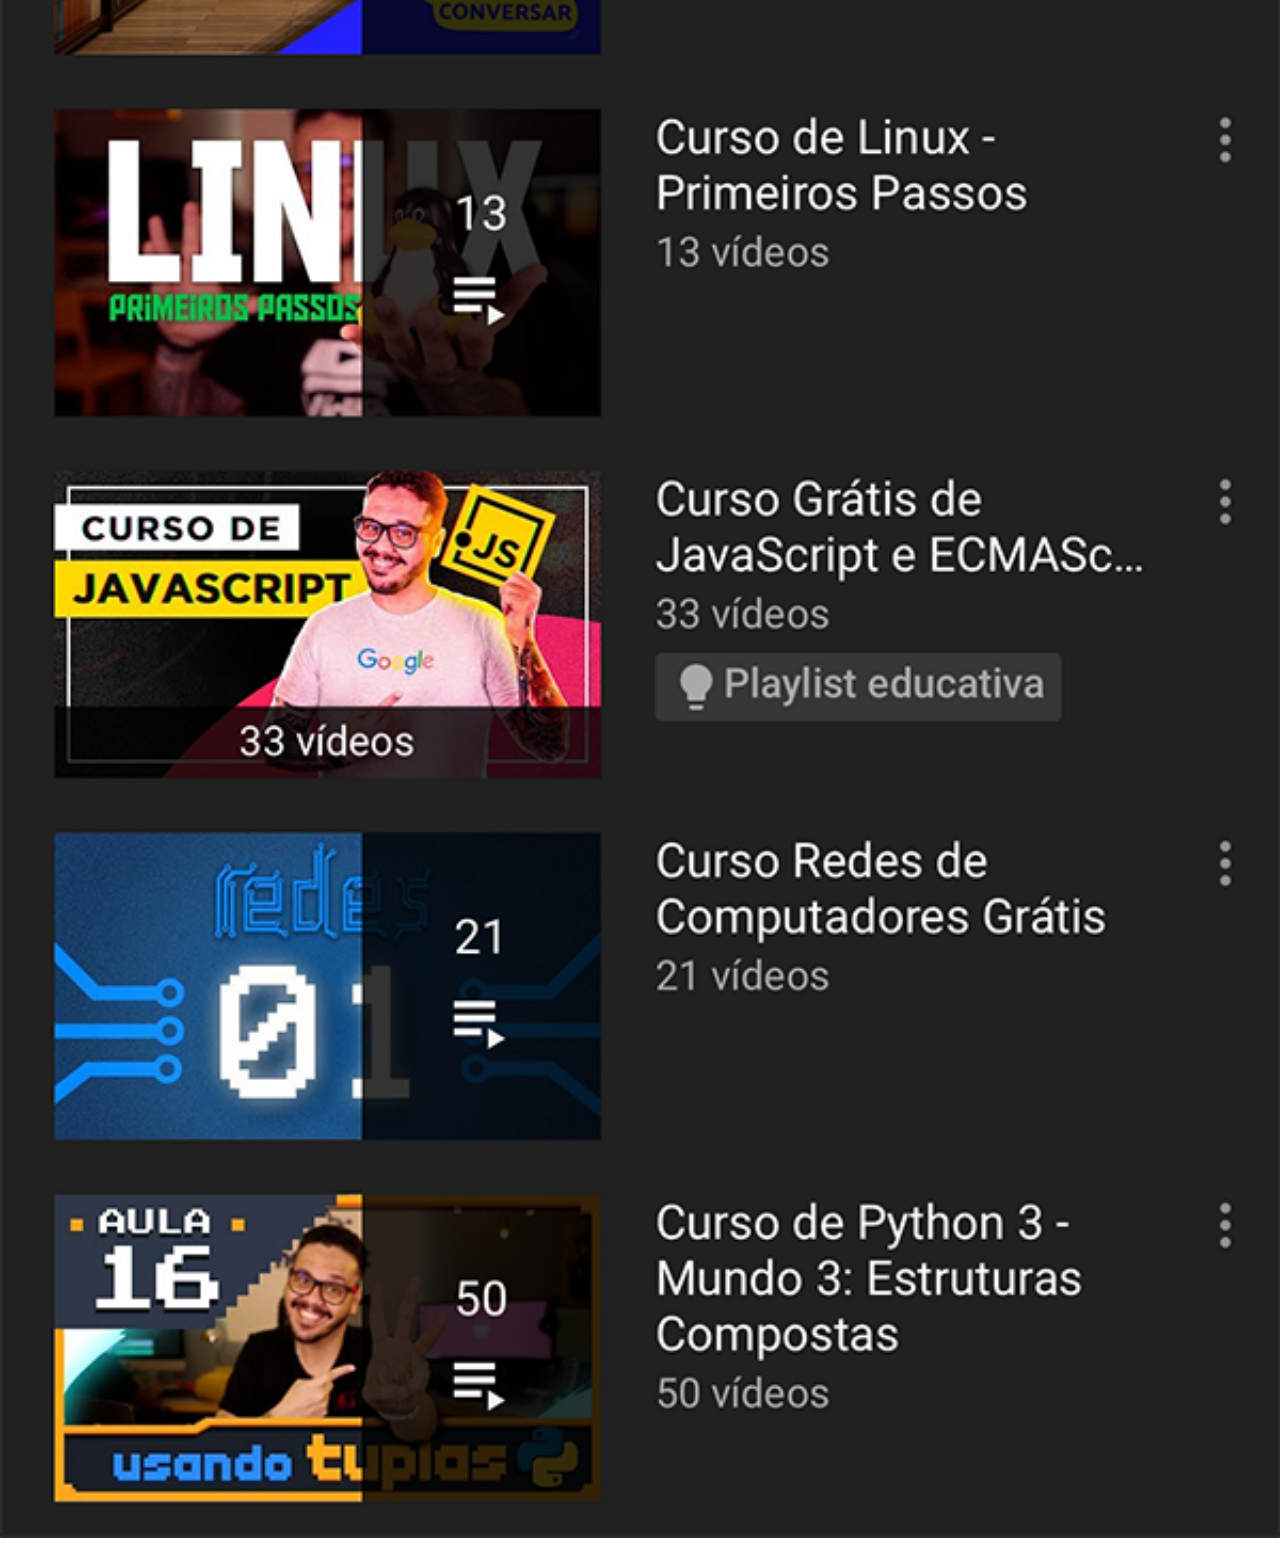
<file: youtube.html>
<!DOCTYPE html>
<html lang="pt-br">
<head>
    <meta charset="UTF-8">
    <meta name="viewport" content="width=device-width, initial-scale=1.0">
    <title>Youtube</title>
    <link rel="stylesheet" href="estilos/social.css">
</head>
<body>
    <img src="imagens/tela-youtube.png" alt="Youtube">
</body>
</html>
</file>
<file: estilos/style.css>
@charset "UTF-8";

*{
    margin: 0px;
    padding: 0px;
    font-family: Arial, Helvetica, sans-serif;
}

html, body {
    height: 100vh;
    width: 100vw;
    background-color: black;
}

body {
    background: url('../imagens/fundo-madeira.jpg') no-repeat
    top center;
    background-size: cover;
    background-attachment: fixed;
}


main {
    position: relative;
    height: 100vh;
}

section#telefone {
    position: absolute;
    top: 50%;
    left: 50%;
    transform: translate(-50%, -50%);

    height: 627px;
    width: 311px;
    background: url('../imagens/frame-iphone.png') no-repeat;
}

iframe#tela {
    position: relative;
    top: 80px;
    left: 22px;
    width: 269px;
    height: 471px;
}

section#redes-sociais {
    text-align: right;
}


section#redes-sociais img {
    height: 50px;
    width: 50px;
    margin: 10px;
    border-radius: 50px;
    box-shadow: 2px 2px 5px rgba(0, 0, 0, 0.404);
    box-sizing: border-box;
    
}

section#redes-sociais img:hover {
    border: 2px solid rgba(255, 255, 255, 0.432);
    transform: translate(-3px, -3px);
    box-shadow: 5px 5px 10px rgba(0, 0, 0, 0.600);
    transition: transform 0.4s, border .4s;
}
</file>
<file: estilos/social.css>
@charset "UTF-8";


*{
    margin: 0px;
    padding: 0px;
}

::-webkit-scrollbar {
    width: 0px;
    height: 0px;
}

img {
    width: 100vw;
}
</file>
